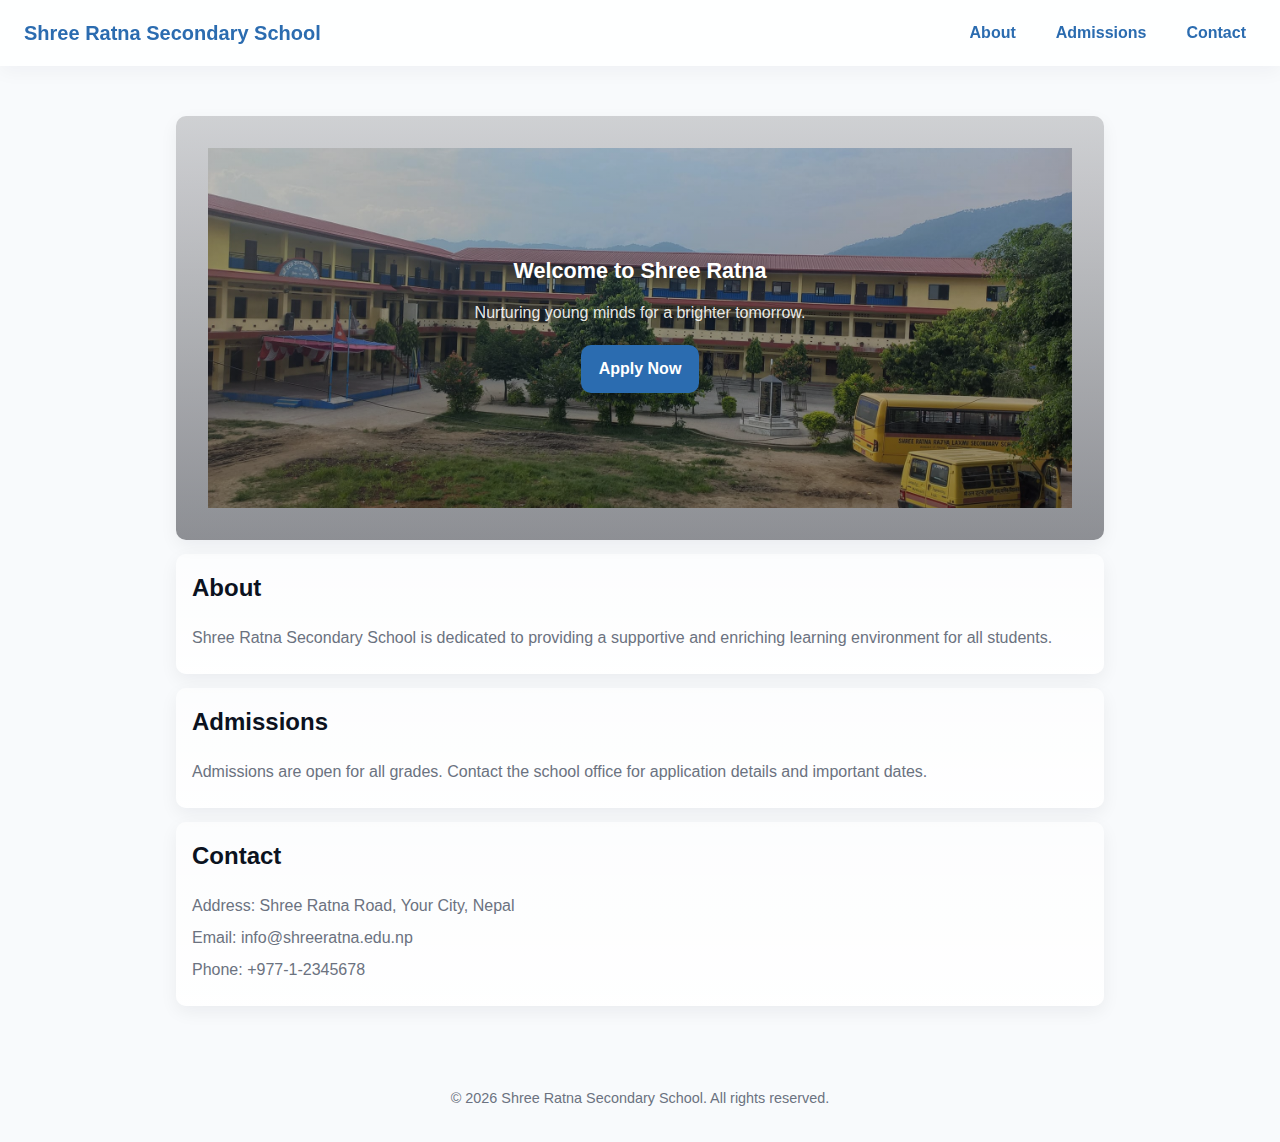
<file: index.html>
<!doctype html>
<html lang="en">
<head>
  <meta charset="utf-8">
  <meta name="viewport" content="width=device-width,initial-scale=1">
  <title>Shree Ratna Secondary School</title>
  <link rel="stylesheet" href="styles.css">
</head>
<body>
  <header>
    <h1>Shree Ratna Secondary School</h1>
    <nav>
      <ul>
        <li><a href="#about">About</a></li>
        <li><a href="#admissions">Admissions</a></li>
        <li><a href="#contact">Contact</a></li>
      </ul>
    </nav>
  </header>
  <main>
    <section class="hero">
      <img src="school_photo.jpg" alt="Shree Ratna School" class="hero-photo">
      <div class="hero-content">
        <h2>Welcome to Shree Ratna</h2>
        <p class="muted">Nurturing young minds for a brighter tomorrow.</p>
        <p><a class="btn" href="#admissions">Apply Now</a></p>
      </div>
    </section>
    <section id="about">
      <h2>About</h2>
      <p>Shree Ratna Secondary School is dedicated to providing a supportive and enriching learning environment for all students.</p>
    </section>

    <section id="admissions">
      <h2>Admissions</h2>
      <p>Admissions are open for all grades. Contact the school office for application details and important dates.</p>
    </section>

    <section id="contact">
      <h2>Contact</h2>
      <p>Address: Shree Ratna Road, Your City, Nepal</p>
      <p>Email: info@shreeratna.edu.np</p>
      <p>Phone: +977-1-2345678</p>
    </section>
  </main>

  <footer>
    <p>&copy; 2026 Shree Ratna Secondary School. All rights reserved.</p>
  </footer>
</body>
</html>
</file>
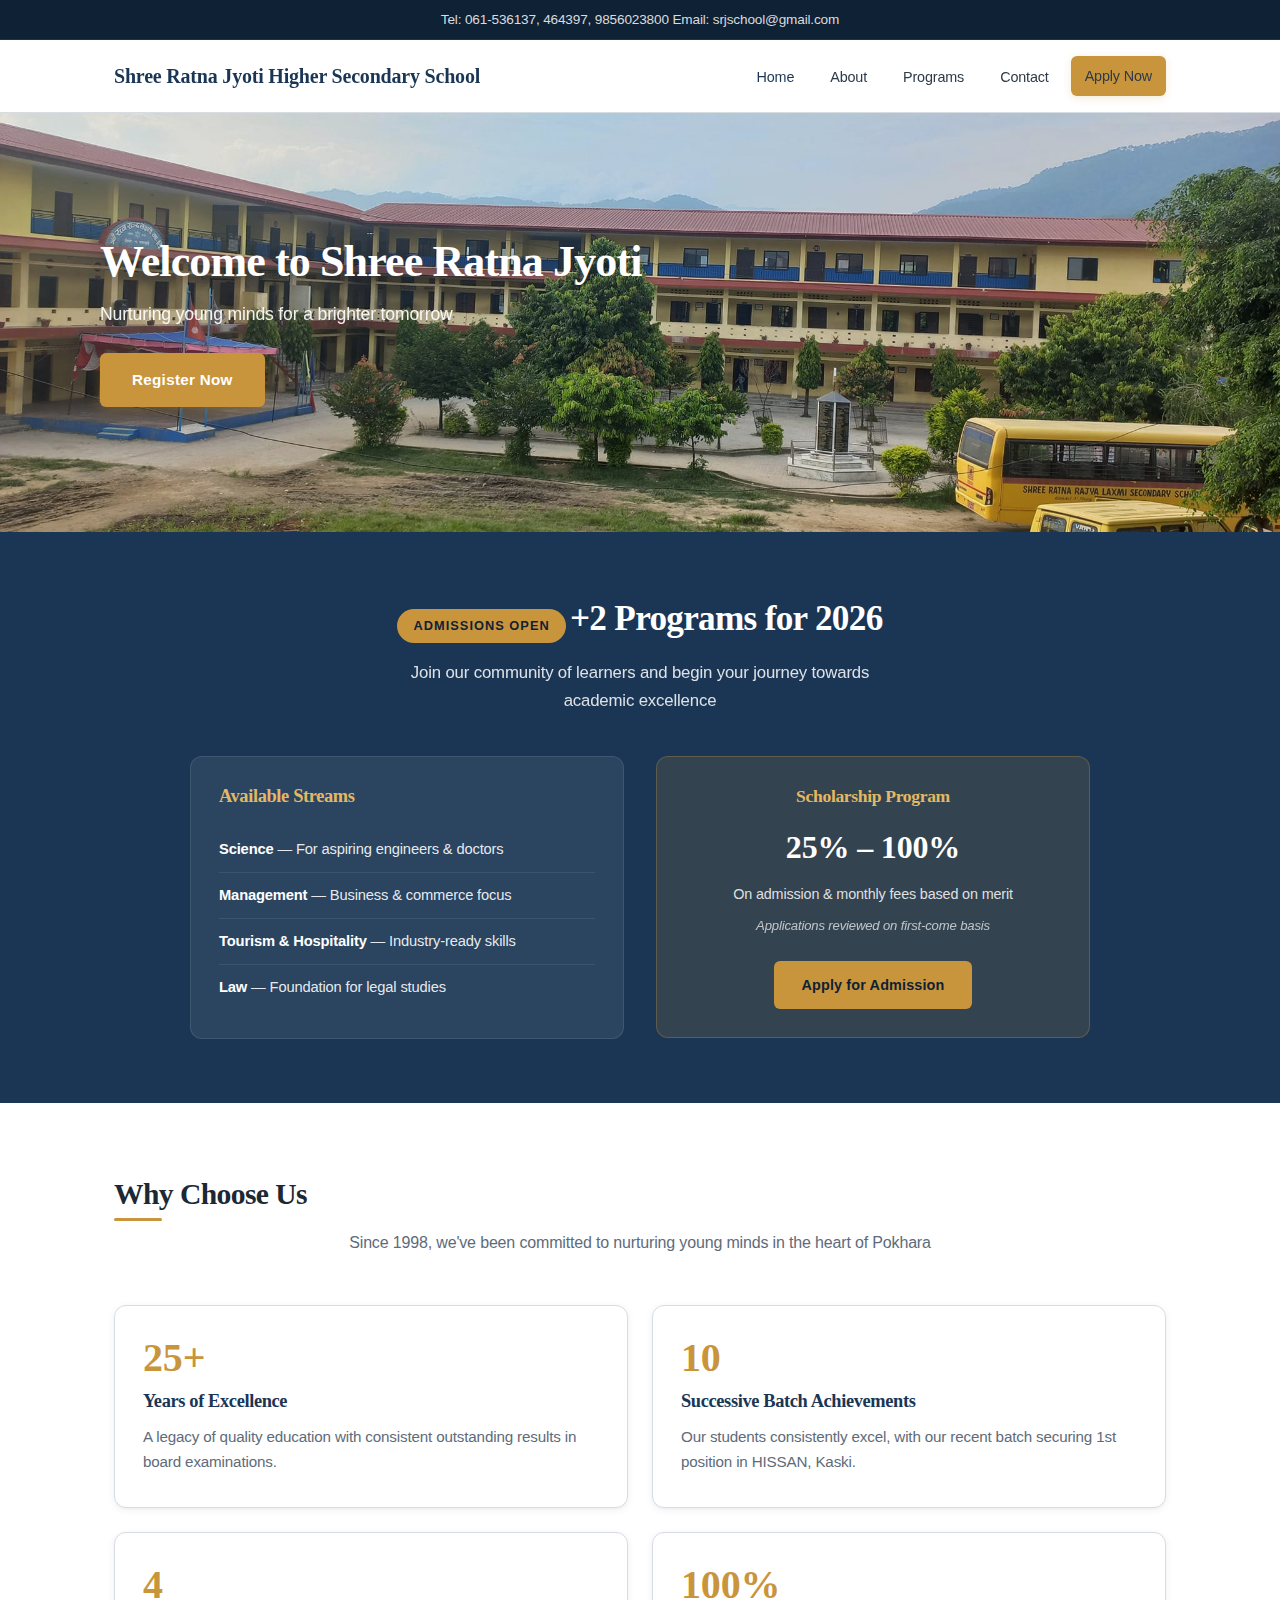
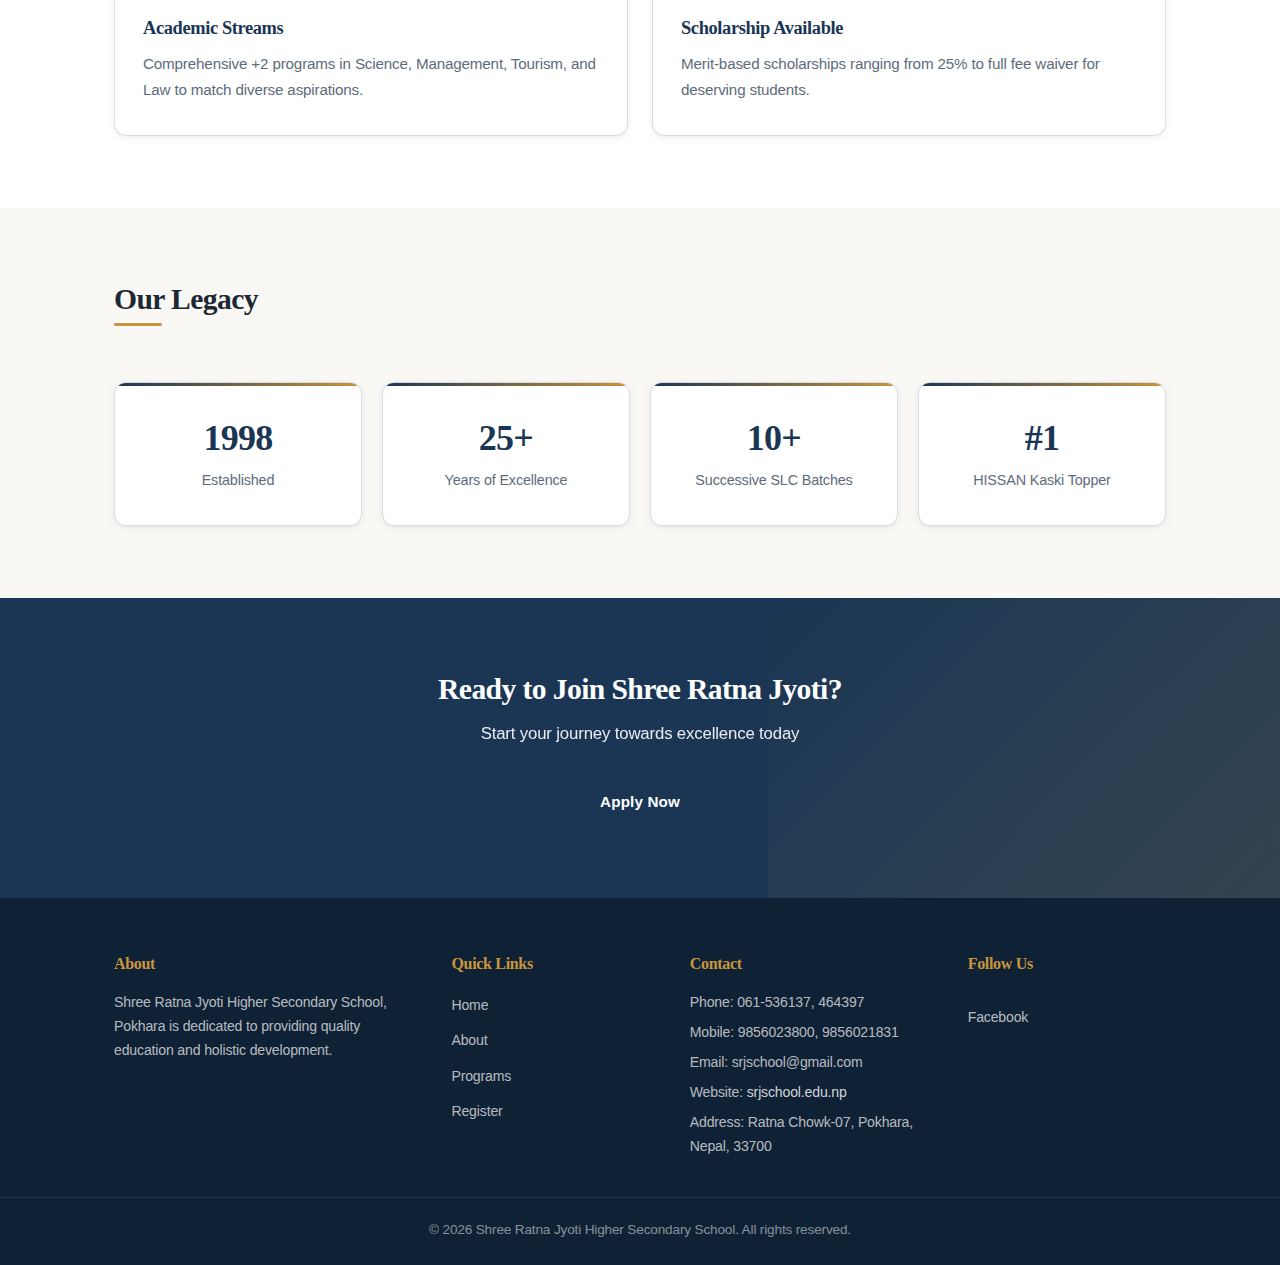
<file: Office/index.html>
<!doctype html>
<html lang="en">
<head>
  <meta charset="utf-8">
  <meta name="viewport" content="width=device-width,initial-scale=1">
  <title>Shree Ratna Jyoti Higher Secondary School | Pokhara</title>
  <link rel="stylesheet" href="static/css/style.css">
</head>
<body>
  <header>
    <div class="header-top">
      <div class="header-info">
        <span>Tel: 061-536137, 464397, 9856023800</span>
        <span>Email: srjschool@gmail.com</span>
      </div>
    </div>
    <nav class="navbar">
      <div class="nav-container">
        <h1 class="logo">Shree Ratna Jyoti Higher Secondary School</h1>
        <ul class="nav-menu">
          <li><a href="index.html">Home</a></li>
          <li><a href="about.html">About</a></li>
          <li><a href="programs.html">Programs</a></li>
          <li><a href="contact.html">Contact</a></li>
          <li><a class="nav-cta" href="register.html">Apply Now</a></li>
        </ul>
      </div>
    </nav>
  </header>

  <main>

<section class="hero">
  <img src="static/images/school_photo.jpg" alt="Shree Ratna School" class="hero-photo" onerror="this.src='https://via.placeholder.com/1200x400?text=Shree+Ratna+School'">
  <div class="hero-content">
    <h2>Welcome to Shree Ratna Jyoti</h2>
    <p>Nurturing young minds for a brighter tomorrow</p>
    <a class="btn btn-primary" href="register.html">Register Now</a>
  </div>
</section>

<section id="admission" class="section admission-banner">
  <div class="container">
    <div class="admission-content">
      <div class="admission-header">
        <span class="admission-tag">Admissions Open</span>
        <h2>+2 Programs for 2026</h2>
        <p>Join our community of learners and begin your journey towards academic excellence</p>
      </div>
      
      <div class="admission-grid">
        <div class="streams-list">
          <h3>Available Streams</h3>
          <ul>
            <li><strong>Science</strong> — For aspiring engineers & doctors</li>
            <li><strong>Management</strong> — Business & commerce focus</li>
            <li><strong>Tourism & Hospitality</strong> — Industry-ready skills</li>
            <li><strong>Law</strong> — Foundation for legal studies</li>
          </ul>
        </div>

        <div class="scholarship-box">
          <h3>Scholarship Program</h3>
          <div class="scholarship-range">25% – 100%</div>
          <p>On admission & monthly fees based on merit</p>
          <p class="priority-note">Applications reviewed on first-come basis</p>
          <a class="btn btn-admission" href="register.html">Apply for Admission</a>
        </div>
      </div>
    </div>
  </div>
</section>

<section id="highlights" class="section">
  <div class="container">
    <h2>Why Choose Us</h2>
    <p class="section-intro">Since 1998, we've been committed to nurturing young minds in the heart of Pokhara</p>
    <div class="highlights-grid">
      <div class="highlight-card">
        <div class="highlight-number">25+</div>
        <h3>Years of Excellence</h3>
        <p>A legacy of quality education with consistent outstanding results in board examinations.</p>
      </div>
      <div class="highlight-card">
        <div class="highlight-number">10</div>
        <h3>Successive Batch Achievements</h3>
        <p>Our students consistently excel, with our recent batch securing 1st position in HISSAN, Kaski.</p>
      </div>
      <div class="highlight-card">
        <div class="highlight-number">4</div>
        <h3>Academic Streams</h3>
        <p>Comprehensive +2 programs in Science, Management, Tourism, and Law to match diverse aspirations.</p>
      </div>
      <div class="highlight-card">
        <div class="highlight-number">100%</div>
        <h3>Scholarship Available</h3>
        <p>Merit-based scholarships ranging from 25% to full fee waiver for deserving students.</p>
      </div>
    </div>
  </div>
</section>

<section id="statistics" class="section section-alt">
  <div class="container">
    <h2>Our Legacy</h2>
    <div class="stats-grid">
      <div class="stat-card">
        <h3 class="stat-number">1998</h3>
        <p>Established</p>
      </div>
      <div class="stat-card">
        <h3 class="stat-number">25+</h3>
        <p>Years of Excellence</p>
      </div>
      <div class="stat-card">
        <h3 class="stat-number">10+</h3>
        <p>Successive SLC Batches</p>
      </div>
      <div class="stat-card">
        <h3 class="stat-number">#1</h3>
        <p>HISSAN Kaski Topper</p>
      </div>
    </div>
  </div>
</section>

<section id="cta" class="section cta-section">
  <div class="container">
    <h2>Ready to Join Shree Ratna Jyoti?</h2>
    <p>Start your journey towards excellence today</p>
    <a class="btn btn-primary" href="register.html">Apply Now</a>
  </div>
</section>

  </main>

  <footer>
    <div class="footer-content">
      <div class="footer-section">
        <h3>About</h3>
        <p>Shree Ratna Jyoti Higher Secondary School, Pokhara is dedicated to providing quality education and holistic development.</p>
      </div>
      <div class="footer-section">
        <h3>Quick Links</h3>
        <ul>
          <li><a href="index.html">Home</a></li>
          <li><a href="about.html">About</a></li>
          <li><a href="programs.html">Programs</a></li>
          <li><a href="register.html">Register</a></li>
        </ul>
      </div>
      <div class="footer-section">
        <h3>Contact</h3>
        <p>Phone: 061-536137, 464397</p>
        <p>Mobile: 9856023800, 9856021831</p>
        <p>Email: srjschool@gmail.com</p>
        <p>Website: <a href="http://srjschool.edu.np" target="_blank" style="color: #d1d5db;">srjschool.edu.np</a></p>
        <p>Address: Ratna Chowk-07, Pokhara, Nepal, 33700</p>
      </div>
      <div class="footer-section">
        <h3>Follow Us</h3>
        <div class="social-links">
          <a href="https://www.facebook.com/shreeratnajyoti/" target="_blank">Facebook</a>
        </div>
      </div>
    </div>
    <div class="footer-bottom">
      <p>&copy; 2026 Shree Ratna Jyoti Higher Secondary School. All rights reserved.</p>
    </div>
  </footer>

  <script src="static/js/script.js"></script>
</body>
</html>
</file>
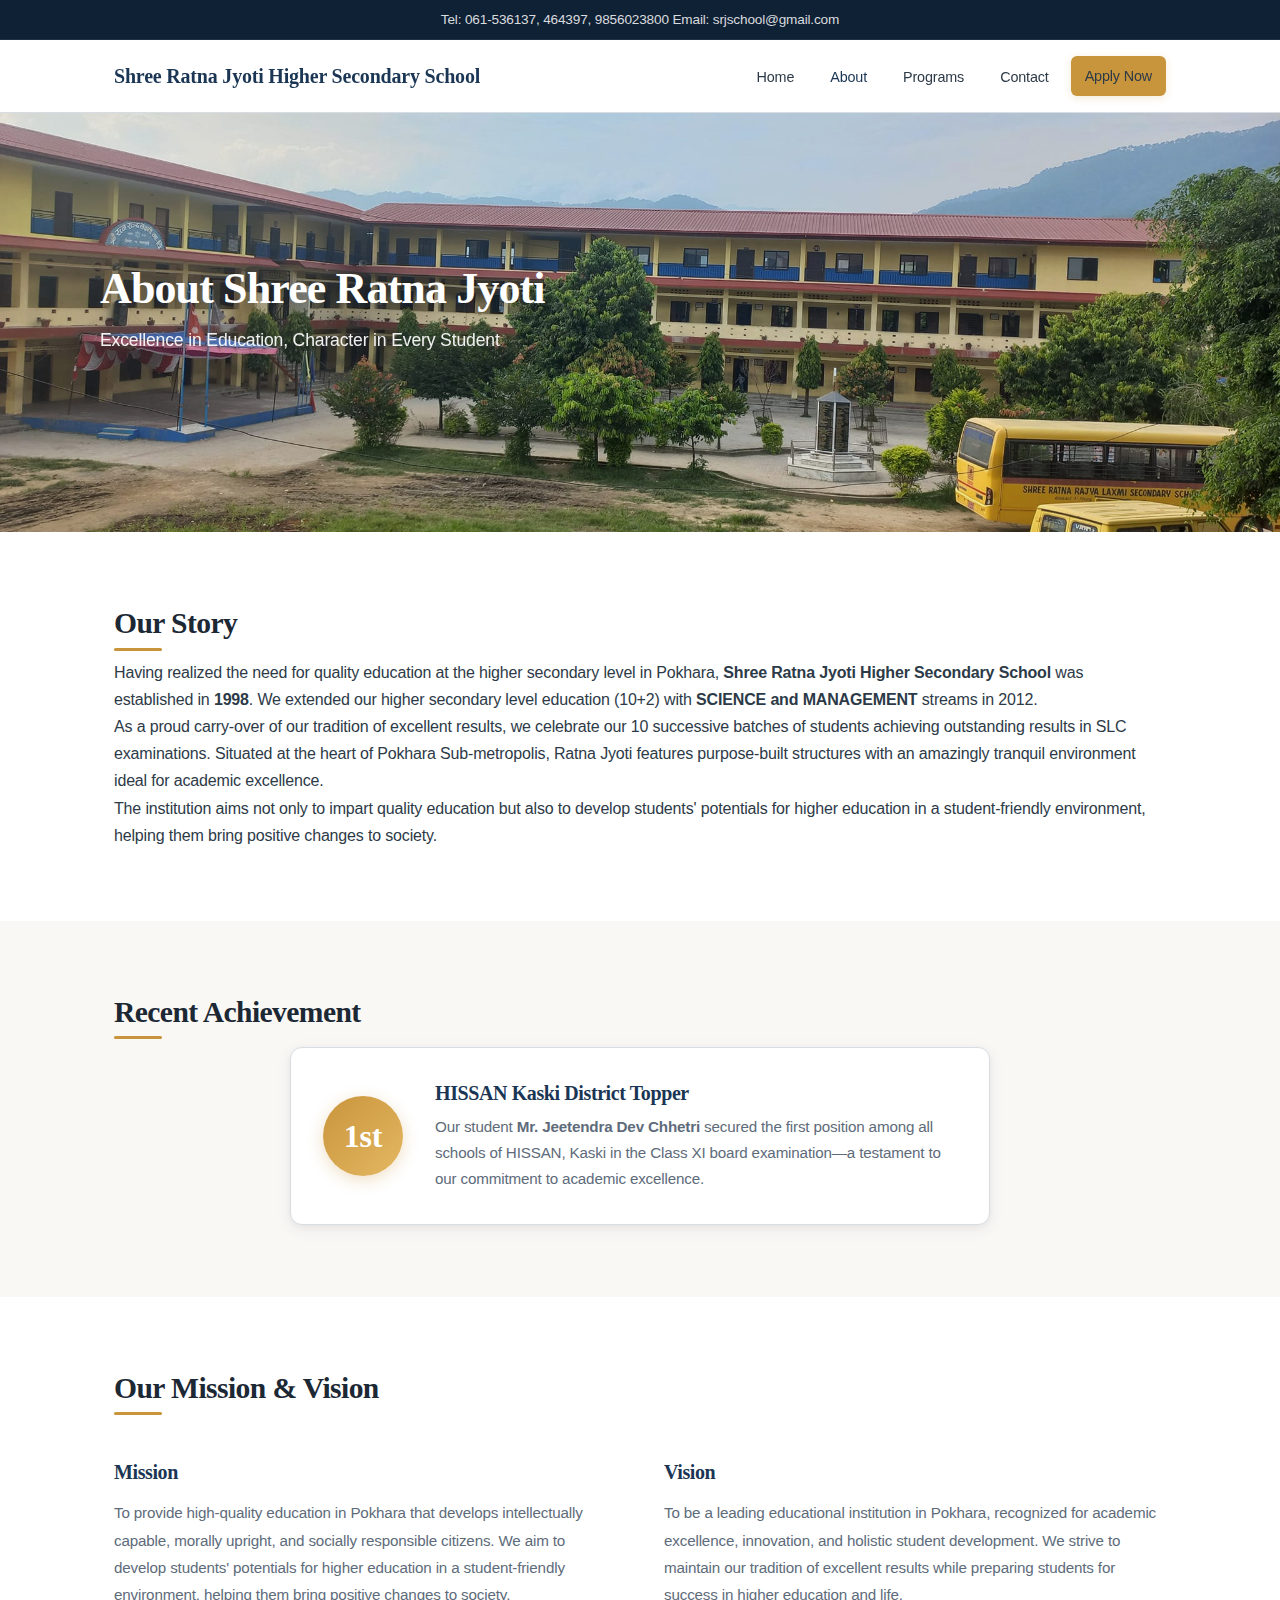
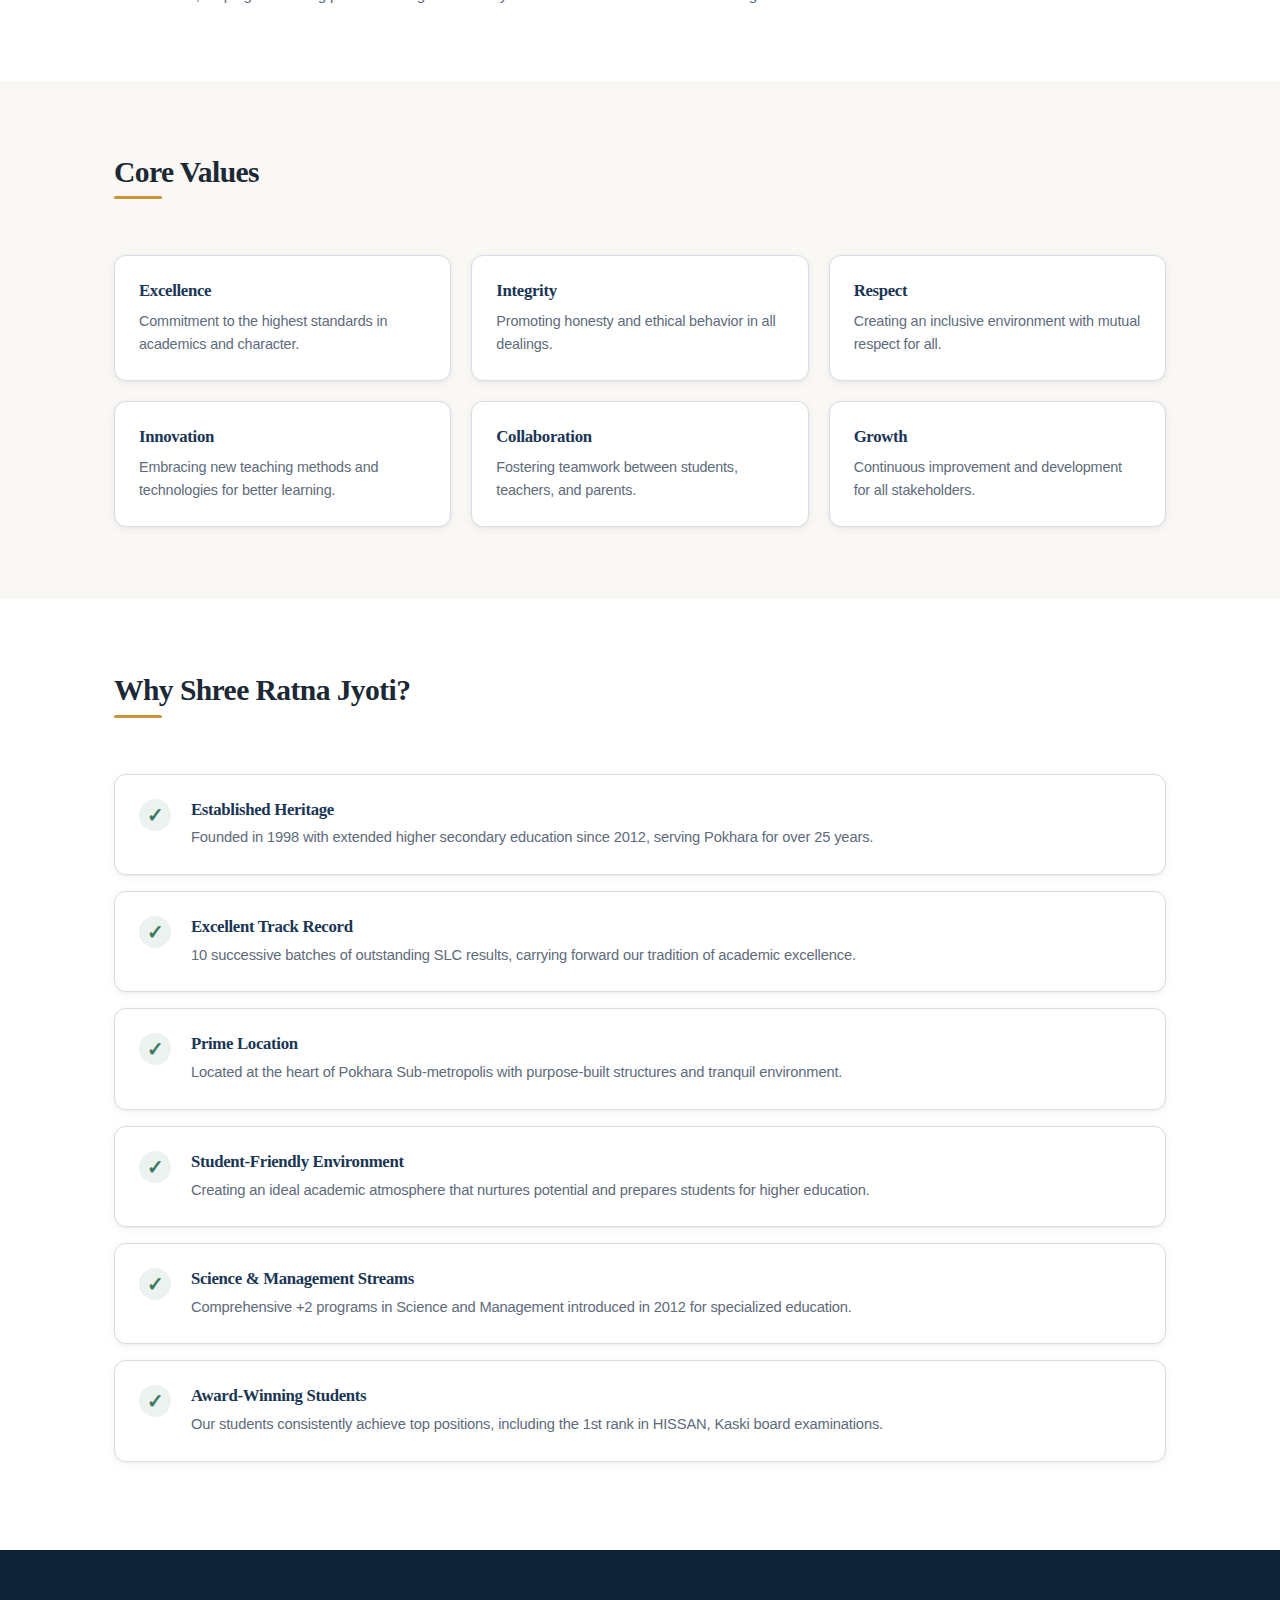
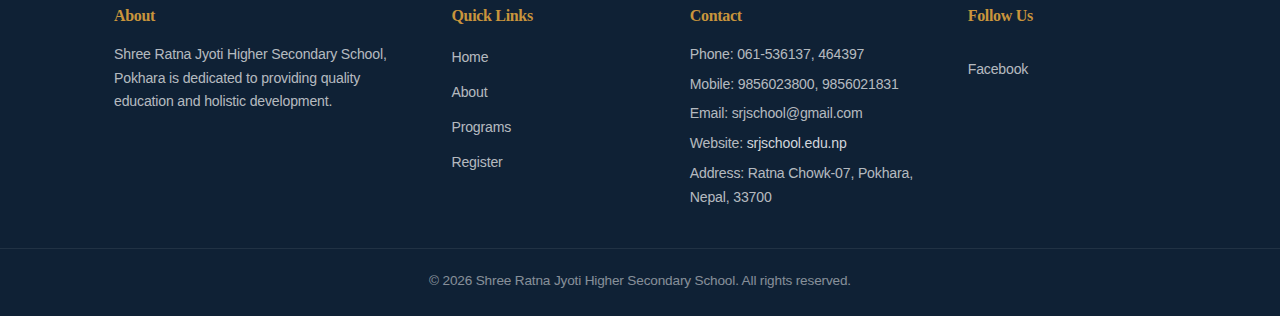
<file: Office/about.html>
<!doctype html>
<html lang="en">
<head>
  <meta charset="utf-8">
  <meta name="viewport" content="width=device-width,initial-scale=1">
  <title>About — Shree Ratna Jyoti Higher Secondary School</title>
  <link rel="stylesheet" href="static/css/style.css">
</head>
<body>
  <header>
    <div class="header-top">
      <div class="header-info">
        <span>Tel: 061-536137, 464397, 9856023800</span>
        <span>Email: srjschool@gmail.com</span>
      </div>
    </div>
    <nav class="navbar">
      <div class="nav-container">
        <h1 class="logo">Shree Ratna Jyoti Higher Secondary School</h1>
        <ul class="nav-menu">
          <li><a href="index.html">Home</a></li>
          <li><a href="about.html">About</a></li>
          <li><a href="programs.html">Programs</a></li>
          <li><a href="contact.html">Contact</a></li>
          <li><a class="nav-cta" href="register.html">Apply Now</a></li>
        </ul>
      </div>
    </nav>
  </header>

  <main>

<section class="hero">
  <img src="static/images/school_photo.jpg" alt="School" class="hero-photo" onerror="this.src='https://via.placeholder.com/1200x400?text=About+Shree+Ratna'">
  <div class="hero-content">
    <h2>About Shree Ratna Jyoti</h2>
    <p>Excellence in Education, Character in Every Student</p>
  </div>
</section>

<section class="section">
  <div class="container">
    <h2>Our Story</h2>
    <p>Having realized the need for quality education at the higher secondary level in Pokhara, <strong>Shree Ratna Jyoti Higher Secondary School</strong> was established in <strong>1998</strong>. We extended our higher secondary level education (10+2) with <strong>SCIENCE and MANAGEMENT</strong> streams in 2012.</p>
    <p>As a proud carry-over of our tradition of excellent results, we celebrate our 10 successive batches of students achieving outstanding results in SLC examinations. Situated at the heart of Pokhara Sub-metropolis, Ratna Jyoti features purpose-built structures with an amazingly tranquil environment ideal for academic excellence.</p>
    <p>The institution aims not only to impart quality education but also to develop students' potentials for higher education in a student-friendly environment, helping them bring positive changes to society.</p>
  </div>
</section>

<section class="section section-alt">
  <div class="container">
    <h2>Recent Achievement</h2>
    <div class="achievement-card">
      <div class="achievement-badge">1st</div>
      <div class="achievement-content">
        <h3>HISSAN Kaski District Topper</h3>
        <p>Our student <strong>Mr. Jeetendra Dev Chhetri</strong> secured the first position among all schools of HISSAN, Kaski in the Class XI board examination—a testament to our commitment to academic excellence.</p>
      </div>
    </div>
  </div>
</section>

<section class="section">
  <div class="container">
    <h2>Our Mission & Vision</h2>
    <div class="two-column">
      <div class="column">
        <h3>Mission</h3>
        <p>To provide high-quality education in Pokhara that develops intellectually capable, morally upright, and socially responsible citizens. We aim to develop students' potentials for higher education in a student-friendly environment, helping them bring positive changes to society.</p>
      </div>
      <div class="column">
        <h3>Vision</h3>
        <p>To be a leading educational institution in Pokhara, recognized for academic excellence, innovation, and holistic student development. We strive to maintain our tradition of excellent results while preparing students for success in higher education and life.</p>
      </div>
    </div>
  </div>
</section>

<section class="section section-alt">
  <div class="container">
    <h2>Core Values</h2>
    <div class="values-grid">
      <div class="value-card">
        <h3>Excellence</h3>
        <p>Commitment to the highest standards in academics and character.</p>
      </div>
      <div class="value-card">
        <h3>Integrity</h3>
        <p>Promoting honesty and ethical behavior in all dealings.</p>
      </div>
      <div class="value-card">
        <h3>Respect</h3>
        <p>Creating an inclusive environment with mutual respect for all.</p>
      </div>
      <div class="value-card">
        <h3>Innovation</h3>
        <p>Embracing new teaching methods and technologies for better learning.</p>
      </div>
      <div class="value-card">
        <h3>Collaboration</h3>
        <p>Fostering teamwork between students, teachers, and parents.</p>
      </div>
      <div class="value-card">
        <h3>Growth</h3>
        <p>Continuous improvement and development for all stakeholders.</p>
      </div>
    </div>
  </div>
</section>

<section class="section">
  <div class="container">
    <h2>Why Shree Ratna Jyoti?</h2>
    <div class="features-list">
      <div class="feature-item">
        <span class="feature-icon">✓</span>
        <div class="feature-content">
          <h3>Established Heritage</h3>
          <p>Founded in 1998 with extended higher secondary education since 2012, serving Pokhara for over 25 years.</p>
        </div>
      </div>
      <div class="feature-item">
        <span class="feature-icon">✓</span>
        <div class="feature-content">
          <h3>Excellent Track Record</h3>
          <p>10 successive batches of outstanding SLC results, carrying forward our tradition of academic excellence.</p>
        </div>
      </div>
      <div class="feature-item">
        <span class="feature-icon">✓</span>
        <div class="feature-content">
          <h3>Prime Location</h3>
          <p>Located at the heart of Pokhara Sub-metropolis with purpose-built structures and tranquil environment.</p>
        </div>
      </div>
      <div class="feature-item">
        <span class="feature-icon">✓</span>
        <div class="feature-content">
          <h3>Student-Friendly Environment</h3>
          <p>Creating an ideal academic atmosphere that nurtures potential and prepares students for higher education.</p>
        </div>
      </div>
      <div class="feature-item">
        <span class="feature-icon">✓</span>
        <div class="feature-content">
          <h3>Science & Management Streams</h3>
          <p>Comprehensive +2 programs in Science and Management introduced in 2012 for specialized education.</p>
        </div>
      </div>
      <div class="feature-item">
        <span class="feature-icon">✓</span>
        <div class="feature-content">
          <h3>Award-Winning Students</h3>
          <p>Our students consistently achieve top positions, including the 1st rank in HISSAN, Kaski board examinations.</p>
        </div>
      </div>
    </div>
  </div>
</section>

  </main>

  <footer>
    <div class="footer-content">
      <div class="footer-section">
        <h3>About</h3>
        <p>Shree Ratna Jyoti Higher Secondary School, Pokhara is dedicated to providing quality education and holistic development.</p>
      </div>
      <div class="footer-section">
        <h3>Quick Links</h3>
        <ul>
          <li><a href="index.html">Home</a></li>
          <li><a href="about.html">About</a></li>
          <li><a href="programs.html">Programs</a></li>
          <li><a href="register.html">Register</a></li>
        </ul>
      </div>
      <div class="footer-section">
        <h3>Contact</h3>
        <p>Phone: 061-536137, 464397</p>
        <p>Mobile: 9856023800, 9856021831</p>
        <p>Email: srjschool@gmail.com</p>
        <p>Website: <a href="http://srjschool.edu.np" target="_blank" style="color: #d1d5db;">srjschool.edu.np</a></p>
        <p>Address: Ratna Chowk-07, Pokhara, Nepal, 33700</p>
      </div>
      <div class="footer-section">
        <h3>Follow Us</h3>
        <div class="social-links">
          <a href="https://www.facebook.com/shreeratnajyoti/" target="_blank">Facebook</a>
        </div>
      </div>
    </div>
    <div class="footer-bottom">
      <p>&copy; 2026 Shree Ratna Jyoti Higher Secondary School. All rights reserved.</p>
    </div>
  </footer>

  <script src="static/js/script.js"></script>
</body>
</html>
</file>
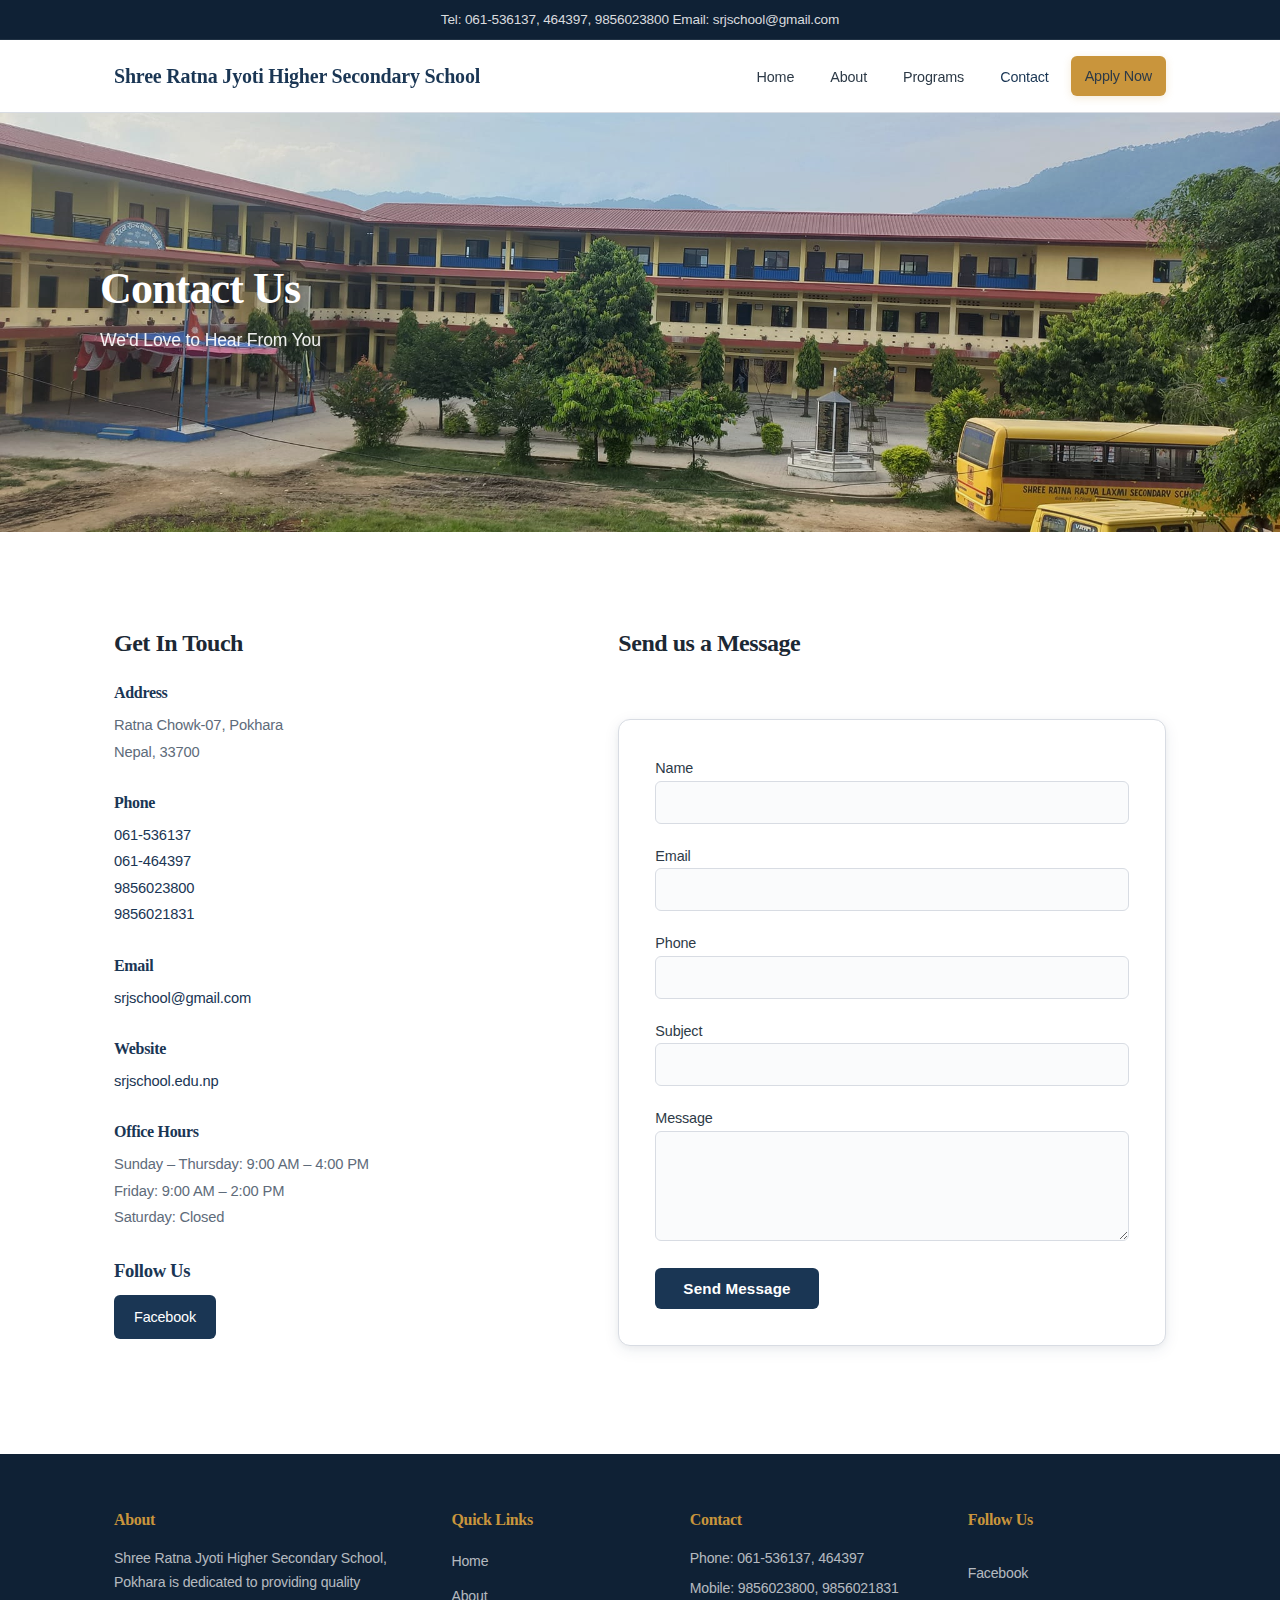
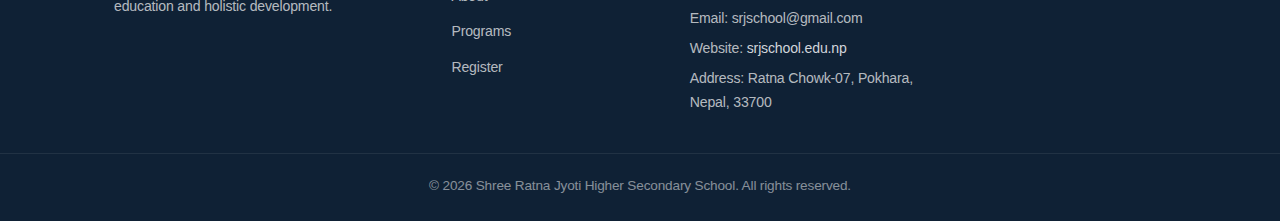
<file: Office/contact.html>
<!doctype html>
<html lang="en">
<head>
  <meta charset="utf-8">
  <meta name="viewport" content="width=device-width,initial-scale=1">
  <title>Contact — Shree Ratna Jyoti Higher Secondary School</title>
  <link rel="stylesheet" href="static/css/style.css">
</head>
<body>
  <header>
    <div class="header-top">
      <div class="header-info">
        <span>Tel: 061-536137, 464397, 9856023800</span>
        <span>Email: srjschool@gmail.com</span>
      </div>
    </div>
    <nav class="navbar">
      <div class="nav-container">
        <h1 class="logo">Shree Ratna Jyoti Higher Secondary School</h1>
        <ul class="nav-menu">
          <li><a href="index.html">Home</a></li>
          <li><a href="about.html">About</a></li>
          <li><a href="programs.html">Programs</a></li>
          <li><a href="contact.html">Contact</a></li>
          <li><a class="nav-cta" href="register.html">Apply Now</a></li>
        </ul>
      </div>
    </nav>
  </header>

  <main>

<section class="hero">
  <img src="static/images/school_photo.jpg" alt="Contact" class="hero-photo" onerror="this.src='https://via.placeholder.com/1200x400?text=Contact+Us'">
  <div class="hero-content">
    <h2>Contact Us</h2>
    <p>We'd Love to Hear From You</p>
  </div>
</section>

<section class="section">
  <div class="container contact-container">
    <div class="contact-grid">
      <div class="contact-info-section">
        <h2>Get In Touch</h2>
        
        <div class="contact-detail">
          <h3>Address</h3>
          <p>Ratna Chowk-07, Pokhara<br>Nepal, 33700</p>
        </div>
        
        <div class="contact-detail">
          <h3>Phone</h3>
          <p>
            <a href="tel:061-536137">061-536137</a><br>
            <a href="tel:061-464397">061-464397</a><br>
            <a href="tel:9856023800">9856023800</a><br>
            <a href="tel:9856021831">9856021831</a>
          </p>
        </div>
        
        <div class="contact-detail">
          <h3>Email</h3>
          <p><a href="mailto:srjschool@gmail.com">srjschool@gmail.com</a></p>
        </div>
        
        <div class="contact-detail">
          <h3>Website</h3>
          <p><a href="http://srjschool.edu.np" target="_blank">srjschool.edu.np</a></p>
        </div>
        
        <div class="contact-detail">
          <h3>Office Hours</h3>
          <p>Sunday – Thursday: 9:00 AM – 4:00 PM<br>Friday: 9:00 AM – 2:00 PM<br>Saturday: Closed</p>
        </div>

        <div class="social-links">
          <h3>Follow Us</h3>
          <a href="https://www.facebook.com/shreeratnajyoti/" target="_blank" class="social-btn">Facebook</a>
        </div>
      </div>

      <div class="contact-form-section">
        <h2>Send us a Message</h2>
        <form id="contactForm" class="contact-form">
          <div class="form-group">
            <label>Name<input type="text" name="name" required></label>
          </div>
          <div class="form-group">
            <label>Email<input type="email" name="email" required></label>
          </div>
          <div class="form-group">
            <label>Phone<input type="tel" name="phone"></label>
          </div>
          <div class="form-group">
            <label>Subject<input type="text" name="subject"></label>
          </div>
          <div class="form-group">
            <label>Message<textarea name="message" required></textarea></label>
          </div>
          <p><button class="btn" type="submit">Send Message</button></p>
        </form>

        <div id="contactFeedback" class="notice" style="display:none; margin-top:12px"></div>
      </div>
    </div>
  </div>
</section>

  </main>

  <footer>
    <div class="footer-content">
      <div class="footer-section">
        <h3>About</h3>
        <p>Shree Ratna Jyoti Higher Secondary School, Pokhara is dedicated to providing quality education and holistic development.</p>
      </div>
      <div class="footer-section">
        <h3>Quick Links</h3>
        <ul>
          <li><a href="index.html">Home</a></li>
          <li><a href="about.html">About</a></li>
          <li><a href="programs.html">Programs</a></li>
          <li><a href="register.html">Register</a></li>
        </ul>
      </div>
      <div class="footer-section">
        <h3>Contact</h3>
        <p>Phone: 061-536137, 464397</p>
        <p>Mobile: 9856023800, 9856021831</p>
        <p>Email: srjschool@gmail.com</p>
        <p>Website: <a href="http://srjschool.edu.np" target="_blank" style="color: #d1d5db;">srjschool.edu.np</a></p>
        <p>Address: Ratna Chowk-07, Pokhara, Nepal, 33700</p>
      </div>
      <div class="footer-section">
        <h3>Follow Us</h3>
        <div class="social-links">
          <a href="https://www.facebook.com/shreeratnajyoti/" target="_blank">Facebook</a>
        </div>
      </div>
    </div>
    <div class="footer-bottom">
      <p>&copy; 2026 Shree Ratna Jyoti Higher Secondary School. All rights reserved.</p>
    </div>
  </footer>

  <script src="static/js/script.js"></script>
</body>
</html>
</file>
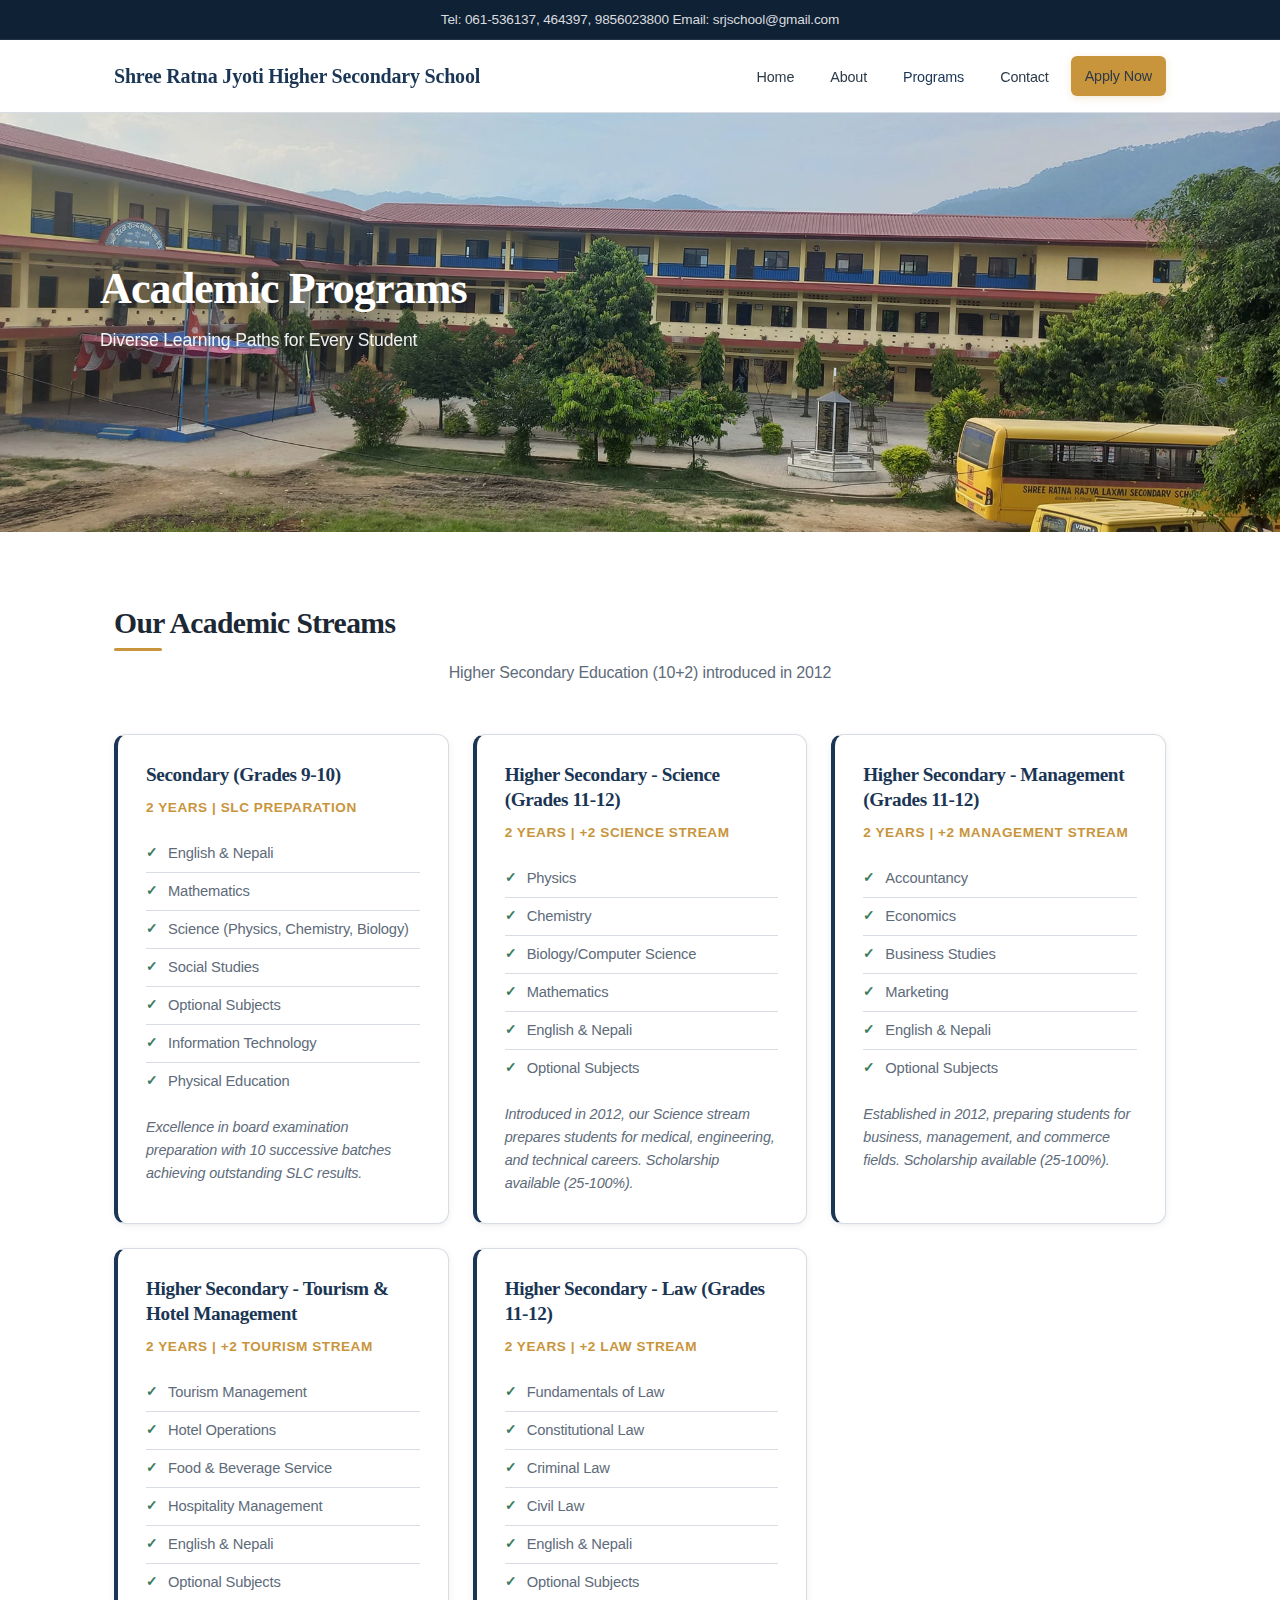
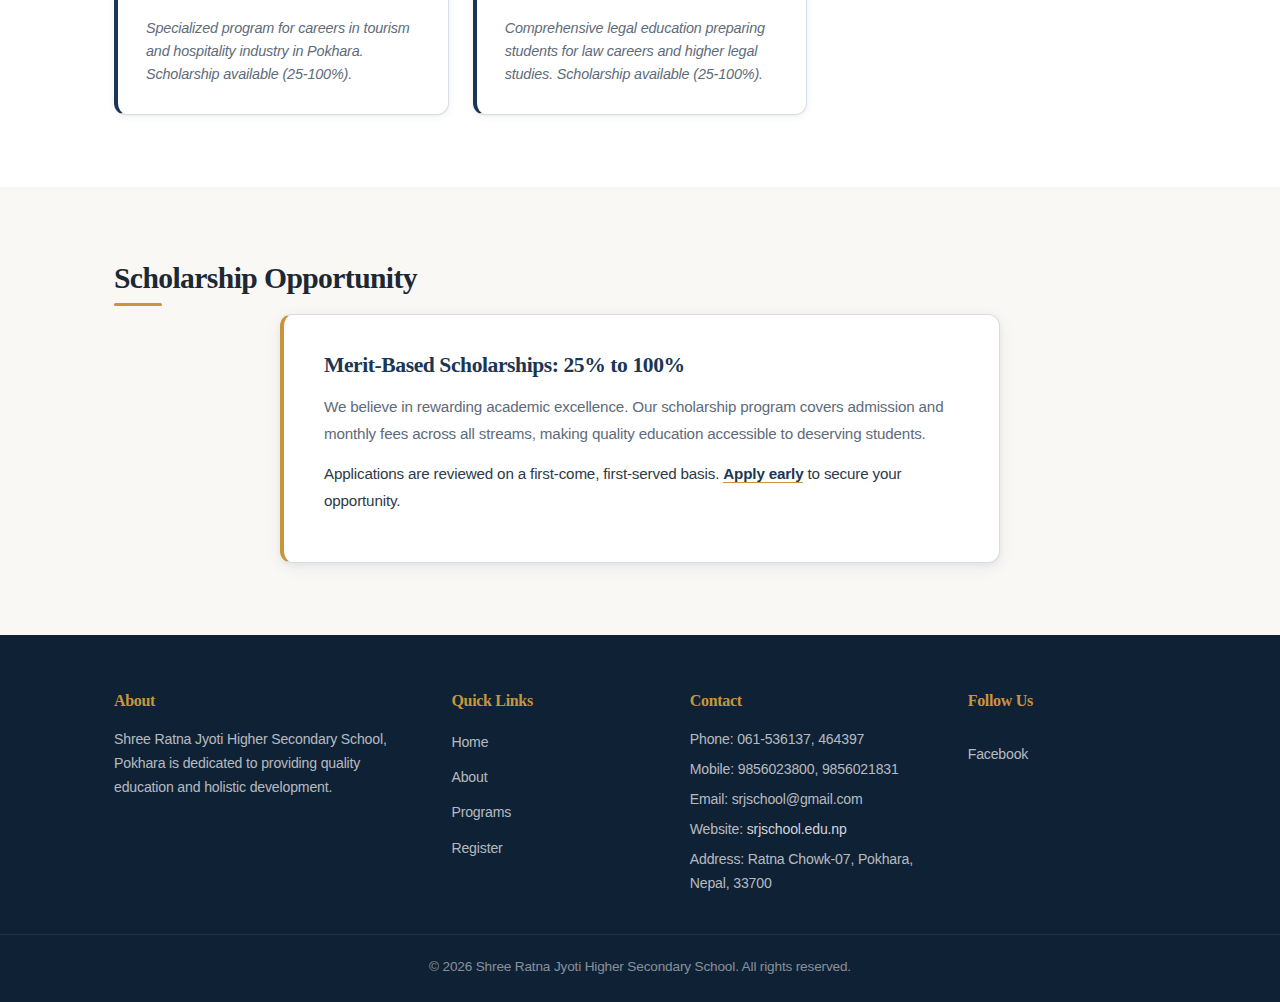
<file: Office/programs.html>
<!doctype html>
<html lang="en">
<head>
  <meta charset="utf-8">
  <meta name="viewport" content="width=device-width,initial-scale=1">
  <title>Programs — Shree Ratna Jyoti Higher Secondary School</title>
  <link rel="stylesheet" href="static/css/style.css">
</head>
<body>
  <header>
    <div class="header-top">
      <div class="header-info">
        <span>Tel: 061-536137, 464397, 9856023800</span>
        <span>Email: srjschool@gmail.com</span>
      </div>
    </div>
    <nav class="navbar">
      <div class="nav-container">
        <h1 class="logo">Shree Ratna Jyoti Higher Secondary School</h1>
        <ul class="nav-menu">
          <li><a href="index.html">Home</a></li>
          <li><a href="about.html">About</a></li>
          <li><a href="programs.html">Programs</a></li>
          <li><a href="contact.html">Contact</a></li>
          <li><a class="nav-cta" href="register.html">Apply Now</a></li>
        </ul>
      </div>
    </nav>
  </header>

  <main>

<section class="hero">
  <img src="static/images/school_photo.jpg" alt="Programs" class="hero-photo" onerror="this.src='https://via.placeholder.com/1200x400?text=Academic+Programs'">
  <div class="hero-content">
    <h2>Academic Programs</h2>
    <p>Diverse Learning Paths for Every Student</p>
  </div>
</section>

<section class="section">
  <div class="container">
    <h2>Our Academic Streams</h2>
    <p style="text-align: center; color: var(--muted); margin-bottom: 30px;">Higher Secondary Education (10+2) introduced in 2012</p>
    
    <div class="programs-grid">
      <div class="program-card">
        <h3>Secondary (Grades 9-10)</h3>
        <p class="program-duration">2 Years | SLC Preparation</p>
        <ul class="program-subjects">
          <li>English & Nepali</li>
          <li>Mathematics</li>
          <li>Science (Physics, Chemistry, Biology)</li>
          <li>Social Studies</li>
          <li>Optional Subjects</li>
          <li>Information Technology</li>
          <li>Physical Education</li>
        </ul>
        <p class="program-description">Excellence in board examination preparation with 10 successive batches achieving outstanding SLC results.</p>
      </div>

      <div class="program-card">
        <h3>Higher Secondary - Science (Grades 11-12)</h3>
        <p class="program-duration">2 Years | +2 Science Stream</p>
        <ul class="program-subjects">
          <li>Physics</li>
          <li>Chemistry</li>
          <li>Biology/Computer Science</li>
          <li>Mathematics</li>
          <li>English & Nepali</li>
          <li>Optional Subjects</li>
        </ul>
        <p class="program-description">Introduced in 2012, our Science stream prepares students for medical, engineering, and technical careers. Scholarship available (25-100%).</p>
      </div>

      <div class="program-card">
        <h3>Higher Secondary - Management (Grades 11-12)</h3>
        <p class="program-duration">2 Years | +2 Management Stream</p>
        <ul class="program-subjects">
          <li>Accountancy</li>
          <li>Economics</li>
          <li>Business Studies</li>
          <li>Marketing</li>
          <li>English & Nepali</li>
          <li>Optional Subjects</li>
        </ul>
        <p class="program-description">Established in 2012, preparing students for business, management, and commerce fields. Scholarship available (25-100%).</p>
      </div>

      <div class="program-card">
        <h3>Higher Secondary - Tourism & Hotel Management</h3>
        <p class="program-duration">2 Years | +2 Tourism Stream</p>
        <ul class="program-subjects">
          <li>Tourism Management</li>
          <li>Hotel Operations</li>
          <li>Food & Beverage Service</li>
          <li>Hospitality Management</li>
          <li>English & Nepali</li>
          <li>Optional Subjects</li>
        </ul>
        <p class="program-description">Specialized program for careers in tourism and hospitality industry in Pokhara. Scholarship available (25-100%).</p>
      </div>

      <div class="program-card">
        <h3>Higher Secondary - Law (Grades 11-12)</h3>
        <p class="program-duration">2 Years | +2 Law Stream</p>
        <ul class="program-subjects">
          <li>Fundamentals of Law</li>
          <li>Constitutional Law</li>
          <li>Criminal Law</li>
          <li>Civil Law</li>
          <li>English & Nepali</li>
          <li>Optional Subjects</li>
        </ul>
        <p class="program-description">Comprehensive legal education preparing students for law careers and higher legal studies. Scholarship available (25-100%).</p>
      </div>
    </div>
  </div>
</section>

<section class="section section-alt">
  <div class="container">
    <h2>Scholarship Opportunity</h2>
    <div class="scholarship-highlight">
      <div class="scholarship-content">
        <h3>Merit-Based Scholarships: 25% to 100%</h3>
        <p>We believe in rewarding academic excellence. Our scholarship program covers admission and monthly fees across all streams, making quality education accessible to deserving students.</p>
        <p class="scholarship-cta">Applications are reviewed on a first-come, first-served basis. <a href="register.html">Apply early</a> to secure your opportunity.</p>
      </div>
    </div>
  </div>
</section>

  </main>

  <footer>
    <div class="footer-content">
      <div class="footer-section">
        <h3>About</h3>
        <p>Shree Ratna Jyoti Higher Secondary School, Pokhara is dedicated to providing quality education and holistic development.</p>
      </div>
      <div class="footer-section">
        <h3>Quick Links</h3>
        <ul>
          <li><a href="index.html">Home</a></li>
          <li><a href="about.html">About</a></li>
          <li><a href="programs.html">Programs</a></li>
          <li><a href="register.html">Register</a></li>
        </ul>
      </div>
      <div class="footer-section">
        <h3>Contact</h3>
        <p>Phone: 061-536137, 464397</p>
        <p>Mobile: 9856023800, 9856021831</p>
        <p>Email: srjschool@gmail.com</p>
        <p>Website: <a href="http://srjschool.edu.np" target="_blank" style="color: #d1d5db;">srjschool.edu.np</a></p>
        <p>Address: Ratna Chowk-07, Pokhara, Nepal, 33700</p>
      </div>
      <div class="footer-section">
        <h3>Follow Us</h3>
        <div class="social-links">
          <a href="https://www.facebook.com/shreeratnajyoti/" target="_blank">Facebook</a>
        </div>
      </div>
    </div>
    <div class="footer-bottom">
      <p>&copy; 2026 Shree Ratna Jyoti Higher Secondary School. All rights reserved.</p>
    </div>
  </footer>

  <script src="static/js/script.js"></script>
</body>
</html>
</file>
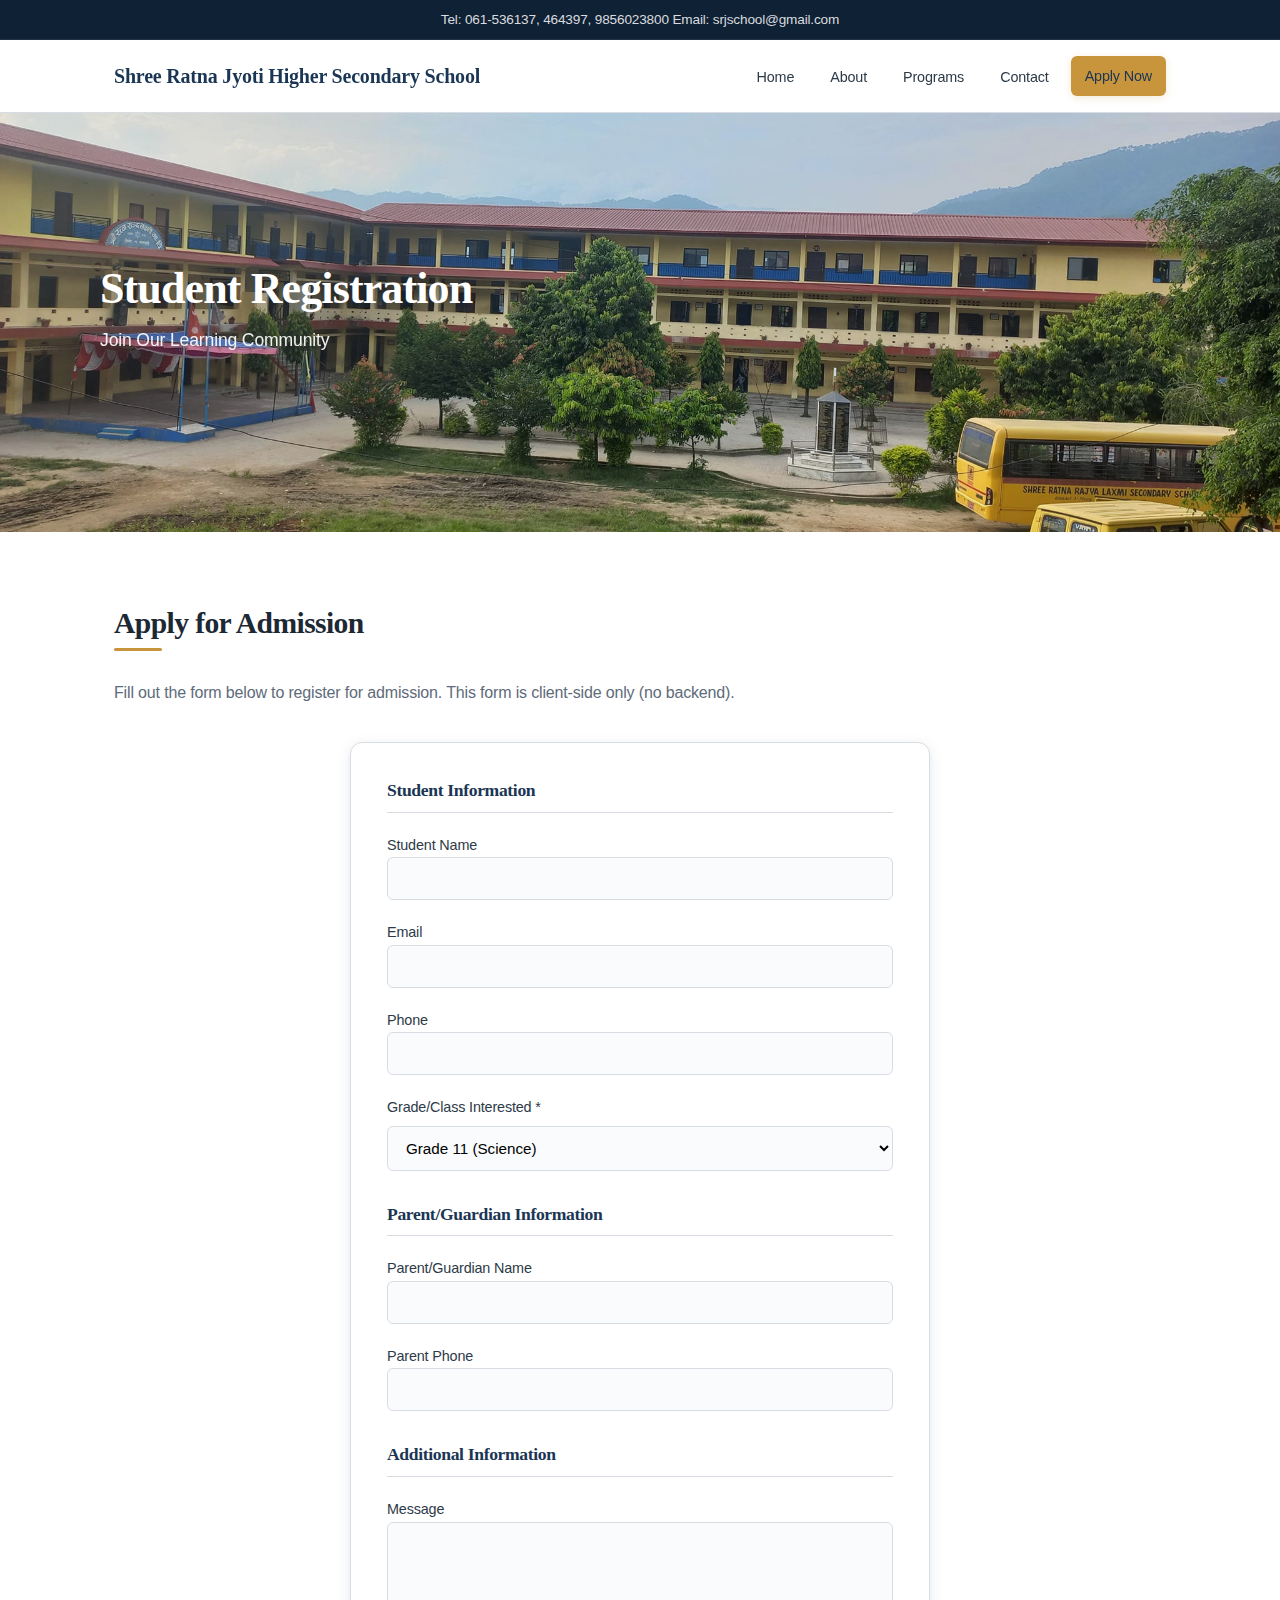
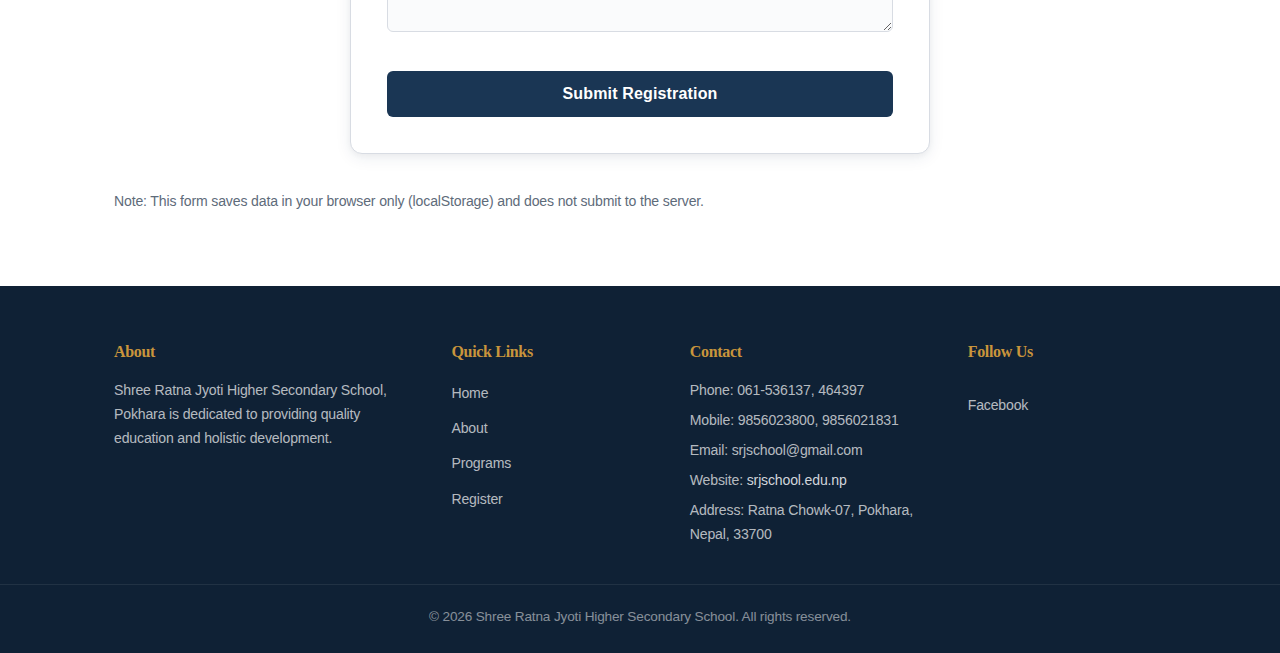
<file: Office/register.html>
<!doctype html>
<html lang="en">
<head>
  <meta charset="utf-8">
  <meta name="viewport" content="width=device-width,initial-scale=1">
  <title>Register — Shree Ratna Jyoti Higher Secondary School</title>
  <link rel="stylesheet" href="static/css/style.css">
</head>
<body>
  <header>
    <div class="header-top">
      <div class="header-info">
        <span>Tel: 061-536137, 464397, 9856023800</span>
        <span>Email: srjschool@gmail.com</span>
      </div>
    </div>
    <nav class="navbar">
      <div class="nav-container">
        <h1 class="logo">Shree Ratna Jyoti Higher Secondary School</h1>
        <ul class="nav-menu">
          <li><a href="index.html">Home</a></li>
          <li><a href="about.html">About</a></li>
          <li><a href="programs.html">Programs</a></li>
          <li><a href="contact.html">Contact</a></li>
          <li><a class="nav-cta" href="register.html">Apply Now</a></li>
        </ul>
      </div>
    </nav>
  </header>

  <main>

<section class="hero">
  <img src="static/images/school_photo.jpg" alt="Register" class="hero-photo" onerror="this.src='https://via.placeholder.com/1200x400?text=Student+Registration'">
  <div class="hero-content">
    <h2>Student Registration</h2>
    <p>Join Our Learning Community</p>
  </div>
</section>

<section class="section">
  <div class="container register-container">
    <h2>Apply for Admission</h2>
    <p class="section-subtitle">Fill out the form below to register for admission. This form is client-side only (no backend).</p>

    <form id="registrationForm" class="registration-form">
      <div class="form-section">
        <h3>Student Information</h3>
        <div class="form-group">
          <label>Student Name<input type="text" name="student_name" required></label>
        </div>

        <div class="form-group">
          <label>Email<input type="email" name="email" required></label>
        </div>

        <div class="form-group">
          <label>Phone<input type="tel" name="phone" required></label>
        </div>

        <div class="form-group">
          <label>Grade/Class Interested *</label>
          <select name="grade" required>
            <option value="11-science">Grade 11 (Science)</option>
            <option value="11-management">Grade 11 (Management)</option>
            <option value="11-tourism">Grade 11 (Tourism & Hotel Management)</option>
            <option value="11-law">Grade 11 (Law)</option>
            <option value="12">Grade 12</option>
          </select>
        </div>
      </div>

      <div class="form-section">
        <h3>Parent/Guardian Information</h3>
        <div class="form-group">
          <label>Parent/Guardian Name<input type="text" name="parent_name"></label>
        </div>

        <div class="form-group">
          <label>Parent Phone<input type="tel" name="parent_phone"></label>
        </div>
      </div>

      <div class="form-section">
        <h3>Additional Information</h3>
        <div class="form-group">
          <label>Message<textarea name="message"></textarea></label>
        </div>
      </div>

      <button type="submit" class="btn btn-primary btn-large">Submit Registration</button>
    </form>

    <div id="regFeedback" class="notice" style="display:none; margin-top:12px"></div>

    <p class="muted">Note: This form saves data in your browser only (localStorage) and does not submit to the server.</p>
  </div>
</section>

  </main>

  <footer>
    <div class="footer-content">
      <div class="footer-section">
        <h3>About</h3>
        <p>Shree Ratna Jyoti Higher Secondary School, Pokhara is dedicated to providing quality education and holistic development.</p>
      </div>
      <div class="footer-section">
        <h3>Quick Links</h3>
        <ul>
          <li><a href="index.html">Home</a></li>
          <li><a href="about.html">About</a></li>
          <li><a href="programs.html">Programs</a></li>
          <li><a href="register.html">Register</a></li>
        </ul>
      </div>
      <div class="footer-section">
        <h3>Contact</h3>
        <p>Phone: 061-536137, 464397</p>
        <p>Mobile: 9856023800, 9856021831</p>
        <p>Email: srjschool@gmail.com</p>
        <p>Website: <a href="http://srjschool.edu.np" target="_blank" style="color: #d1d5db;">srjschool.edu.np</a></p>
        <p>Address: Ratna Chowk-07, Pokhara, Nepal, 33700</p>
      </div>
      <div class="footer-section">
        <h3>Follow Us</h3>
        <div class="social-links">
          <a href="https://www.facebook.com/shreeratnajyoti/" target="_blank">Facebook</a>
        </div>
      </div>
    </div>
    <div class="footer-bottom">
      <p>&copy; 2026 Shree Ratna Jyoti Higher Secondary School. All rights reserved.</p>
    </div>
  </footer>

  <script src="static/js/script.js"></script>
</body>
</html>
</file>
<file: styles.css>
/* Basic aesthetic styles for Shree Ratna Secondary School */
:root{
  --accent:#2b6cb0;
  --muted:#6b7280;
  --bg:#f8fafc;
  --card:#ffffff;
  --radius:10px;
  --max-width:1000px;
}
*{box-sizing:border-box}
html,body{height:100%}
body{
  margin:0;
  font-family: -apple-system, BlinkMacSystemFont, 'Segoe UI', Roboto, 'Helvetica Neue', Arial;
  background:var(--bg);
  color:#0f172a;
  -webkit-font-smoothing:antialiased;
  -moz-osx-font-smoothing:grayscale;
  line-height:1.5;
  display:block;
}
main{width:100%;max-width:var(--max-width);margin:0 auto;padding:18px}
header{display:flex;flex-direction:column;align-items:flex-start;gap:8px;padding:14px 18px;position:sticky;top:0;background:rgba(255,255,255,0.85);-webkit-backdrop-filter:blur(6px);backdrop-filter:blur(6px);box-shadow:0 6px 18px rgba(16,24,40,0.04);z-index:20}
header h1{margin:0;font-size:1.25rem;color:var(--accent)}
nav ul{list-style:none;padding:0;margin:0;display:flex;gap:10px;flex-wrap:wrap}
nav a{color:var(--accent);text-decoration:none;font-weight:600;padding:8px 10px;border-radius:8px}

section{background:linear-gradient(180deg, rgba(255,255,255,0.6), rgba(255,255,255,0.95));
  margin:14px 0;padding:16px;border-radius:var(--radius);box-shadow:0 6px 18px rgba(16,24,40,0.06)}
section h2{margin-top:0;color:#0b1220}
section p{margin:8px 0;color:var(--muted)}

footer{width:100%;text-align:center;padding:18px 0;color:var(--muted);font-size:0.9rem}

/* Hero / CTA (overlay) */
.hero{position:relative;padding:0;overflow:hidden;border-radius:var(--radius)}
.hero-photo{width:100%;height:auto;max-height:260px;object-fit:cover;display:block}
.hero::before{content:"";position:absolute;inset:0;background:linear-gradient(to bottom, rgba(3,7,18,0.18), rgba(3,7,18,0.45));pointer-events:none}
.hero-content{position:absolute;inset:0;display:flex;flex-direction:column;align-items:center;justify-content:center;padding:20px;text-align:center;color:#fff}
.hero h2{font-size:1.35rem;margin:0 0 6px;color:#fff;text-shadow:0 4px 18px rgba(2,6,23,0.45)}
.hero .muted{color:rgba(255,255,255,0.9);margin-bottom:12px}
.btn{display:inline-block;padding:12px 18px;background:var(--accent);color:#fff;border-radius:10px;text-decoration:none;font-weight:700}
.btn:active{transform:translateY(1px)}

/* Small utilities */
.muted{color:var(--muted)}
.card{background:var(--card);padding:16px;border-radius:8px}

@media (min-width:720px){
  header{flex-direction:row;justify-content:space-between;align-items:center;padding:18px 24px}
  nav ul{gap:20px}
  main{padding:36px}
  .hero{padding:32px}
  .hero-photo{max-height:360px}
}
</file>
<file: Office/static/css/style.css>
/* School Website - Refined Design */
:root {
  /* Refined color palette - warmer, more natural */
  --primary: #1a3654;
  --primary-light: #2d5a87;
  --primary-dark: #0f2135;
  --secondary: #c9953c;
  --secondary-light: #e4b862;
  --accent: #8b4a3c;
  --success: #3d7c5f;
  --danger: #b84b4b;
  --muted: #5e6b7a;
  --light: #f5f6f4;
  --cream: #faf8f5;
  --border: #d8dce3;
  --dark: #1c2834;
  --text: #2d3a47;
  --radius: 6px;
  --radius-lg: 12px;
  --shadow: 0 2px 8px rgba(26,54,84,0.06), 0 1px 3px rgba(0,0,0,0.04);
  --shadow-md: 0 4px 16px rgba(26,54,84,0.08), 0 2px 6px rgba(0,0,0,0.04);
  --shadow-lg: 0 8px 32px rgba(26,54,84,0.1), 0 4px 12px rgba(0,0,0,0.05);
}

@import url('https://fonts.googleapis.com/css2?family=Source+Serif+4:wght@400;600;700&family=Inter:wght@400;500;600&display=swap');

* {
  margin: 0;
  padding: 0;
  box-sizing: border-box;
}

html {
  scroll-behavior: smooth;
}

html, body {
  height: 100%;
}

body {
  font-family: 'Inter', -apple-system, BlinkMacSystemFont, 'Segoe UI', Roboto, sans-serif;
  background: #fff;
  color: var(--text);
  line-height: 1.7;
  font-size: 16px;
  letter-spacing: -0.01em;
  -webkit-font-smoothing: antialiased;
  -moz-osx-font-smoothing: grayscale;
}

h1, h2, h3, h4 {
  font-family: 'Source Serif 4', Georgia, 'Times New Roman', serif;
  font-weight: 600;
  letter-spacing: -0.02em;
  line-height: 1.3;
}

/* Header */
.header-top {
  background: var(--primary-dark);
  color: rgba(255,255,255,0.85);
  padding: 8px 24px;
  font-size: 0.85rem;
  display: flex;
  justify-content: center;
  gap: 32px;
  align-items: center;
  border-bottom: 1px solid rgba(255,255,255,0.08);
}

.header-top span {
  display: inline-flex;
  align-items: center;
  gap: 6px;
  font-weight: 500;
}

.navbar {
  position: sticky;
  top: 0;
  background: rgba(255,255,255,0.97);
  backdrop-filter: blur(12px);
  -webkit-backdrop-filter: blur(12px);
  box-shadow: 0 1px 0 var(--border);
  z-index: 1000;
}

.nav-container {
  max-width: 1200px;
  margin: 0 auto;
  padding: 0 24px;
  display: flex;
  justify-content: space-between;
  align-items: center;
  height: 72px;
}

.logo {
  font-family: 'Source Serif 4', Georgia, serif;
  font-size: 1.25rem;
  color: var(--primary);
  font-weight: 700;
  margin: 0;
  letter-spacing: -0.01em;
}

.nav-menu {
  list-style: none;
  display: flex;
  gap: 8px;
  align-items: center;
}

.nav-menu a {
  color: var(--text);
  text-decoration: none;
  font-weight: 500;
  font-size: 0.9rem;
  transition: color 0.2s ease;
  padding: 8px 14px;
  border-radius: var(--radius);
}

.nav-menu a:hover {
  color: var(--primary);
  background: var(--light);
}

/* Navigation CTA */
.nav-cta {
  display: inline-block;
  background: var(--secondary);
  color: #fff;
  padding: 9px 18px;
  border-radius: var(--radius);
  font-weight: 600;
  font-size: 0.9rem;
  transition: all 0.2s ease;
  box-shadow: 0 2px 8px rgba(201,149,60,0.2);
}

.nav-cta:hover {
  background: var(--secondary-light);
  color: var(--primary-dark);
  transform: translateY(-1px);
}

/* Hero Section */
.hero {
  position: relative;
  overflow: hidden;
  margin: 0;
  height: 420px;
}

.hero-photo {
  width: 100%;
  height: 100%;
  object-fit: cover;
  filter: brightness(0.95);
}

.hero::before {
  content: '';
  position: absolute;
  inset: 0;
  background: linear-gradient(135deg, rgba(26,54,84,0.75) 0%, rgba(15,33,53,0.5) 50%, rgba(0,0,0,0.3) 100%);
}

.hero-content {
  position: absolute;
  inset: 0;
  display: flex;
  flex-direction: column;
  justify-content: center;
  align-items: flex-start;
  text-align: left;
  color: white;
  z-index: 2;
  padding: 0 48px;
  max-width: 1200px;
  margin: 0 auto;
  left: 0;
  right: 0;
}

.hero-content h2 {
  font-family: 'Source Serif 4', Georgia, serif;
  font-size: 2.75rem;
  font-weight: 700;
  margin-bottom: 12px;
  text-shadow: 0 2px 20px rgba(0,0,0,0.3);
  max-width: 600px;
  line-height: 1.15;
}

.hero-content p {
  font-size: 1.1rem;
  margin-bottom: 24px;
  opacity: 0.92;
  font-weight: 400;
  max-width: 500px;
}

/* Hero CTA */
.hero .btn-primary {
  background: var(--secondary);
  color: #fff;
  padding: 14px 32px;
  border-radius: var(--radius);
  font-weight: 600;
  font-size: 0.95rem;
  letter-spacing: 0.02em;
  box-shadow: 0 4px 16px rgba(201,149,60,0.3);
  transition: all 0.2s ease;
}

.hero .btn-primary:hover {
  background: var(--secondary-light);
  color: var(--primary-dark);
  transform: translateY(-2px);
}

/* Container styles */
.nav-container, .container {
  max-width: 1100px;
}

/* Left-align hero content on wide screens */
@media (min-width: 992px) {
  .hero-content {
    padding-left: 60px;
  }
}

/* Main Content */
main {
  min-height: 100vh;
}

.container {
  max-width: 1100px;
  margin: 0 auto;
  padding: 0 24px;
}

.section {
  padding: 72px 0;
}

.section-alt {
  background: var(--cream);
}

.section h2 {
  font-family: 'Source Serif 4', Georgia, serif;
  font-size: 1.85rem;
  margin-bottom: 16px;
  color: var(--dark);
  font-weight: 600;
  position: relative;
  display: inline-block;
}

.section h2::after {
  content: '';
  position: absolute;
  bottom: -8px;
  left: 0;
  width: 48px;
  height: 3px;
  background: var(--secondary);
  border-radius: 2px;
}

.section-subtitle {
  font-size: 1rem;
  color: var(--muted);
  margin: 20px 0 32px;
  line-height: 1.7;
}

/* Highlights Grid */
.highlights-grid {
  display: grid;
  grid-template-columns: repeat(2, 1fr);
  gap: 24px;
  margin-top: 48px;
}

.highlight-card {
  background: white;
  padding: 32px 28px;
  border-radius: var(--radius-lg);
  box-shadow: var(--shadow);
  border: 1px solid var(--border);
  transition: all 0.25s ease;
}

.highlight-card:hover {
  box-shadow: var(--shadow-md);
  border-color: rgba(201,149,60,0.3);
}

.highlight-card .icon {
  font-size: 1.5rem;
  margin-bottom: 16px;
  display: inline-block;
  width: 48px;
  height: 48px;
  line-height: 48px;
  text-align: center;
  background: var(--cream);
  border-radius: var(--radius);
}

.highlight-card h3 {
  font-family: 'Source Serif 4', Georgia, serif;
  color: var(--primary);
  margin-bottom: 10px;
  font-size: 1.15rem;
  font-weight: 600;
}

.highlight-card p {
  color: var(--muted);
  line-height: 1.7;
  font-size: 0.95rem;
}

/* Statistics */
.stats-grid {
  display: grid;
  grid-template-columns: repeat(4, 1fr);
  gap: 20px;
  margin-top: 48px;
}

.stat-card {
  background: white;
  padding: 32px 20px;
  border-radius: var(--radius-lg);
  box-shadow: var(--shadow);
  text-align: center;
  border: 1px solid var(--border);
  position: relative;
  overflow: hidden;
}

.stat-card::before {
  content: '';
  position: absolute;
  top: 0;
  left: 0;
  right: 0;
  height: 3px;
  background: linear-gradient(90deg, var(--primary), var(--secondary));
}

.stat-number {
  font-family: 'Source Serif 4', Georgia, serif;
  font-size: 2.25rem;
  color: var(--primary);
  font-weight: 700;
  margin-bottom: 6px;
  letter-spacing: -0.02em;
}

.stat-card p {
  color: var(--muted);
  font-size: 0.9rem;
  font-weight: 500;
}

/* CTA Section */
.cta-section {
  background: var(--primary);
  color: white;
  text-align: center;
  position: relative;
  overflow: hidden;
}

.cta-section::before {
  content: '';
  position: absolute;
  top: 0;
  right: 0;
  bottom: 0;
  width: 40%;
  background: linear-gradient(135deg, transparent 0%, rgba(201,149,60,0.15) 100%);
}

.cta-section h2 {
  font-family: 'Source Serif 4', Georgia, serif;
  color: white;
  display: block;
  margin-bottom: 12px;
  position: relative;
}

.cta-section h2::after {
  display: none;
}

.cta-section p {
  font-size: 1.05rem;
  margin-bottom: 28px;
  opacity: 0.9;
  position: relative;
}

/* Programs */
.programs-grid {
  display: grid;
  grid-template-columns: repeat(auto-fit, minmax(320px, 1fr));
  gap: 24px;
  margin-top: 48px;
}

.program-card {
  background: white;
  padding: 28px;
  border-radius: var(--radius-lg);
  box-shadow: var(--shadow);
  border: 1px solid var(--border);
  border-left: 4px solid var(--primary);
  transition: all 0.25s ease;
}

.program-card:hover {
  box-shadow: var(--shadow-md);
  border-left-color: var(--secondary);
}

.program-card h3 {
  font-family: 'Source Serif 4', Georgia, serif;
  color: var(--primary);
  margin-bottom: 8px;
  font-size: 1.2rem;
  font-weight: 600;
}

.program-duration {
  color: var(--secondary);
  font-weight: 600;
  margin-bottom: 16px;
  font-size: 0.85rem;
  text-transform: uppercase;
  letter-spacing: 0.04em;
}

.program-subjects {
  list-style: none;
  margin: 16px 0;
}

.program-subjects li {
  padding: 6px 0;
  color: var(--muted);
  border-bottom: 1px solid var(--border);
  padding-left: 22px;
  position: relative;
  font-size: 0.92rem;
}

.program-subjects li::before {
  content: '✓';
  position: absolute;
  left: 0;
  color: var(--success);
  font-weight: 600;
  font-size: 0.85rem;
}

.program-subjects li:last-child {
  border-bottom: none;
}

.program-description {
  color: var(--muted);
  margin-top: 16px;
  font-style: italic;
  font-size: 0.9rem;
  line-height: 1.6;
}

/* Activities */
.activities-grid {
  display: grid;
  grid-template-columns: repeat(auto-fit, minmax(260px, 1fr));
  gap: 24px;
  margin-top: 48px;
}

.activity-card {
  background: white;
  padding: 28px;
  border-radius: var(--radius-lg);
  box-shadow: var(--shadow);
  border: 1px solid var(--border);
}

.activity-card h3 {
  font-family: 'Source Serif 4', Georgia, serif;
  color: var(--primary);
  margin-bottom: 16px;
  font-size: 1.1rem;
  font-weight: 600;
}

.activity-card ul {
  list-style: none;
}

.activity-card li {
  padding: 7px 0;
  color: var(--muted);
  padding-left: 18px;
  position: relative;
  font-size: 0.92rem;
}

.activity-card li::before {
  content: '–';
  position: absolute;
  left: 0;
  color: var(--secondary);
  font-weight: 600;
}

/* Two Column */
.two-column {
  display: grid;
  grid-template-columns: repeat(auto-fit, minmax(320px, 1fr));
  gap: 48px;
  margin-top: 36px;
}

.column h3 {
  font-family: 'Source Serif 4', Georgia, serif;
  color: var(--primary);
  margin-bottom: 14px;
  font-size: 1.25rem;
  font-weight: 600;
}

.column p {
  color: var(--muted);
  line-height: 1.8;
  font-size: 0.95rem;
}

/* Values Grid */
.values-grid {
  display: grid;
  grid-template-columns: repeat(3, 1fr);
  gap: 20px;
  margin-top: 48px;
}

.value-card {
  background: white;
  padding: 24px;
  border-radius: var(--radius-lg);
  box-shadow: var(--shadow);
  border: 1px solid var(--border);
  transition: border-color 0.2s ease;
}

.value-card:hover {
  border-color: var(--secondary);
}

.value-card h3 {
  font-family: 'Source Serif 4', Georgia, serif;
  color: var(--primary);
  margin-bottom: 8px;
  font-size: 1.05rem;
  font-weight: 600;
}

.value-card p {
  color: var(--muted);
  line-height: 1.6;
  font-size: 0.9rem;
}

/* Features List */
.features-list {
  margin-top: 48px;
}

.feature-item {
  display: flex;
  gap: 20px;
  margin-bottom: 16px;
  padding: 24px;
  background: white;
  border-radius: var(--radius-lg);
  box-shadow: var(--shadow);
  border: 1px solid var(--border);
  transition: border-color 0.2s ease;
}

.feature-item:hover {
  border-color: rgba(201,149,60,0.4);
}

.feature-icon {
  color: var(--success);
  font-size: 1.25rem;
  font-weight: 600;
  flex-shrink: 0;
  width: 32px;
  height: 32px;
  display: flex;
  align-items: center;
  justify-content: center;
  background: rgba(61,124,95,0.1);
  border-radius: 50%;
}

.feature-content h3 {
  font-family: 'Source Serif 4', Georgia, serif;
  color: var(--primary);
  margin-bottom: 6px;
  font-size: 1.05rem;
  font-weight: 600;
}

.feature-content p {
  color: var(--muted);
  margin: 0;
  font-size: 0.92rem;
  line-height: 1.6;
}

/* Forms */
.registration-form,
.contact-form {
  background: white;
  padding: 36px;
  border-radius: var(--radius-lg);
  box-shadow: var(--shadow-md);
  border: 1px solid var(--border);
  max-width: 580px;
  margin: 36px auto;
}

.form-section {
  margin-bottom: 32px;
}

.form-section h3 {
  font-family: 'Source Serif 4', Georgia, serif;
  color: var(--primary);
  margin-bottom: 20px;
  padding-bottom: 10px;
  border-bottom: 1px solid var(--border);
  font-size: 1.1rem;
  font-weight: 600;
}

.form-group {
  margin-bottom: 20px;
}

.form-group label {
  display: block;
  margin-bottom: 6px;
  color: var(--text);
  font-weight: 500;
  font-size: 0.9rem;
}

.form-input,
input[type="text"],
input[type="email"],
input[type="tel"],
select,
textarea {
  width: 100%;
  padding: 12px 14px;
  border: 1px solid var(--border);
  border-radius: var(--radius);
  font-family: inherit;
  font-size: 0.95rem;
  transition: all 0.2s ease;
  background: #fafbfc;
}

.form-input:focus,
input[type="text"]:focus,
input[type="email"]:focus,
input[type="tel"]:focus,
select:focus,
textarea:focus {
  outline: none;
  border-color: var(--primary);
  background: #fff;
  box-shadow: 0 0 0 3px rgba(26,54,84,0.08);
}

textarea {
  resize: vertical;
  min-height: 110px;
}

.error {
  color: var(--danger);
  font-size: 0.82rem;
  display: block;
  margin-top: 5px;
}

/* Buttons */
.btn {
  display: inline-block;
  padding: 12px 28px;
  background: var(--primary);
  color: white;
  text-decoration: none;
  border-radius: var(--radius);
  font-weight: 600;
  font-size: 0.95rem;
  border: none;
  cursor: pointer;
  transition: all 0.2s ease;
  letter-spacing: 0.01em;
}

.btn:hover {
  background: var(--primary-light);
  transform: translateY(-1px);
  box-shadow: var(--shadow-md);
}

.btn-primary {
  background: var(--primary);
}

.btn-primary:hover {
  background: var(--primary-light);
}

.btn-large {
  padding: 14px 36px;
  font-size: 1rem;
  width: 100%;
}

/* Messages */
.messages {
  position: fixed;
  top: 90px;
  right: 24px;
  z-index: 1001;
  max-width: 380px;
}

.alert {
  padding: 14px 18px;
  border-radius: var(--radius);
  margin-bottom: 10px;
  animation: slideIn 0.3s ease;
  box-shadow: var(--shadow-md);
}

@keyframes slideIn {
  from {
    transform: translateX(100px);
    opacity: 0;
  }
  to {
    transform: translateX(0);
    opacity: 1;
  }
}

.alert-success {
  background: #e8f5ee;
  border: 1px solid var(--success);
  color: #1e5a3f;
}

.alert-error {
  background: #fdeaea;
  border: 1px solid var(--danger);
  color: #8c2f2f;
}

.btn-close {
  background: none;
  border: none;
  font-size: 1.3rem;
  cursor: pointer;
  float: right;
  opacity: 0.6;
  transition: opacity 0.2s;
}

.btn-close:hover {
  opacity: 1;
}

/* Contact */
.contact-container {
  margin-top: 24px;
}

.contact-grid {
  display: grid;
  grid-template-columns: 1fr 1.2fr;
  gap: 48px;
  margin-top: 24px;
}

.contact-detail {
  margin-bottom: 28px;
}

.contact-detail h3 {
  font-family: 'Source Serif 4', Georgia, serif;
  color: var(--primary);
  margin-bottom: 8px;
  font-size: 1rem;
  font-weight: 600;
}

.contact-detail p {
  color: var(--muted);
  margin: 0;
  line-height: 1.8;
  font-size: 0.92rem;
}

.contact-detail a {
  color: var(--primary);
  text-decoration: none;
  font-weight: 500;
  transition: color 0.2s;
}

.contact-detail a:hover {
  color: var(--secondary);
}

.social-links {
  margin-top: 28px;
}

.social-links h3 {
  font-family: 'Source Serif 4', Georgia, serif;
  color: var(--primary);
  margin-bottom: 12px;
  font-weight: 600;
}

.social-btn {
  display: inline-block;
  padding: 10px 20px;
  background: var(--primary);
  color: white;
  text-decoration: none;
  border-radius: var(--radius);
  margin-right: 10px;
  margin-bottom: 10px;
  font-size: 0.9rem;
  font-weight: 500;
  transition: all 0.2s ease;
}

.social-btn:hover {
  background: var(--primary-light);
  transform: translateY(-1px);
}

/* Footer */
footer {
  background: var(--primary-dark);
  color: rgba(255,255,255,0.85);
  padding: 56px 0 24px;
  margin-top: 0;
  position: relative;
  z-index: 900;
}

.footer-content {
  max-width: 1100px;
  margin: 0 auto;
  padding: 0 24px;
  display: grid;
  grid-template-columns: 1.5fr 1fr 1.2fr 1fr;
  gap: 40px;
  margin-bottom: 32px;
}

.footer-section h3 {
  color: var(--secondary);
  margin-bottom: 16px;
  font-family: 'Source Serif 4', Georgia, serif;
  font-size: 1rem;
  font-weight: 600;
}

.footer-section p {
  color: rgba(255,255,255,0.7);
  margin: 6px 0;
  line-height: 1.7;
  font-size: 0.88rem;
}

.footer-section ul {
  list-style: none;
  padding: 0;
}

.footer-section ul li {
  margin-bottom: 8px;
}

.footer-section a {
  color: rgba(255,255,255,0.7);
  text-decoration: none;
  font-size: 0.88rem;
  transition: color 0.2s ease;
}

.footer-section a:hover {
  color: var(--secondary);
}

.footer-bottom {
  border-top: 1px solid rgba(255,255,255,0.08);
  padding-top: 20px;
  text-align: center;
  color: rgba(255,255,255,0.5);
  font-size: 0.85rem;
}

/* Responsive */
@media (max-width: 992px) {
  .highlights-grid {
    grid-template-columns: 1fr;
  }
  
  .stats-grid {
    grid-template-columns: repeat(2, 1fr);
  }
  
  .values-grid {
    grid-template-columns: repeat(2, 1fr);
  }
  
  .footer-content {
    grid-template-columns: 1fr 1fr;
  }
}

@media (max-width: 768px) {
  .nav-container {
    flex-direction: column;
    height: auto;
    padding: 16px 20px;
    gap: 12px;
  }

  .nav-menu {
    flex-wrap: wrap;
    justify-content: center;
    gap: 4px;
    width: 100%;
  }

  .nav-menu a {
    padding: 8px 12px;
    font-size: 0.85rem;
  }

  .hero {
    height: 280px;
  }

  .hero-content {
    padding: 0 24px;
    align-items: center;
    text-align: center;
  }

  .hero-content h2 {
    font-size: 1.75rem;
  }

  .hero-content p {
    font-size: 0.95rem;
  }

  .section {
    padding: 48px 0;
  }

  .section h2 {
    font-size: 1.5rem;
  }

  .contact-grid {
    grid-template-columns: 1fr;
    gap: 32px;
  }

  .register-container {
    padding: 0 16px;
  }

  .messages {
    left: 12px;
    right: 12px;
    max-width: none;
  }

  .highlight-card,
  .program-card {
    padding: 24px;
  }

  .feature-item {
    flex-direction: column;
    gap: 12px;
  }

  .header-top {
    flex-direction: column;
    gap: 4px;
    padding: 10px 16px;
  }
  
  .header-top span {
    font-size: 0.8rem;
  }
  
  .stats-grid {
    grid-template-columns: repeat(2, 1fr);
    gap: 12px;
  }
  
  .values-grid {
    grid-template-columns: 1fr;
  }
  
  .footer-content {
    grid-template-columns: 1fr;
    gap: 28px;
  }
  
  .two-column {
    gap: 32px;
  }
}

@media (max-width: 480px) {
  .hero-content h2 {
    font-size: 1.4rem;
  }

  .section h2 {
    font-size: 1.35rem;
  }

  .nav-menu {
    font-size: 0.85rem;
  }

  .logo {
    font-size: 1.05rem;
    text-align: center;
  }

  .stat-number {
    font-size: 1.75rem;
  }
  
  .stat-card {
    padding: 24px 16px;
  }
  
  .registration-form,
  .contact-form {
    padding: 24px 20px;
    margin: 24px auto;
  }
}

/* Utility classes */
.muted {
  color: var(--muted);
  font-size: 0.88rem;
}

.notice {
  padding: 14px 18px;
  border-radius: var(--radius);
  background: var(--cream);
  border: 1px solid var(--border);
  font-size: 0.9rem;
}

/* Admission Banner Section */
.admission-banner {
  background: var(--primary);
  color: white;
  padding: 64px 0;
}

.admission-content {
  max-width: 900px;
  margin: 0 auto;
}

.admission-header {
  text-align: center;
  margin-bottom: 40px;
}

.admission-tag {
  display: inline-block;
  background: var(--secondary);
  color: var(--primary-dark);
  padding: 6px 16px;
  border-radius: 20px;
  font-size: 0.8rem;
  font-weight: 600;
  text-transform: uppercase;
  letter-spacing: 0.08em;
  margin-bottom: 16px;
}

.admission-banner h2 {
  font-family: 'Source Serif 4', Georgia, serif;
  color: white;
  font-size: 2.2rem;
  margin-bottom: 12px;
}

.admission-banner h2::after {
  display: none;
}

.admission-header p {
  opacity: 0.85;
  font-size: 1.05rem;
  max-width: 500px;
  margin: 0 auto;
}

.admission-grid {
  display: grid;
  grid-template-columns: 1fr 1fr;
  gap: 32px;
  align-items: start;
}

.streams-list {
  background: rgba(255,255,255,0.08);
  padding: 28px;
  border-radius: var(--radius-lg);
  border: 1px solid rgba(255,255,255,0.1);
}

.streams-list h3 {
  font-family: 'Source Serif 4', Georgia, serif;
  color: var(--secondary-light);
  font-size: 1.15rem;
  margin-bottom: 18px;
  font-weight: 600;
}

.streams-list ul {
  list-style: none;
}

.streams-list li {
  padding: 10px 0;
  border-bottom: 1px solid rgba(255,255,255,0.08);
  font-size: 0.92rem;
  color: rgba(255,255,255,0.9);
}

.streams-list li:last-child {
  border-bottom: none;
}

.streams-list li strong {
  color: white;
}

.scholarship-box {
  background: rgba(201,149,60,0.15);
  padding: 28px;
  border-radius: var(--radius-lg);
  border: 1px solid rgba(201,149,60,0.3);
  text-align: center;
}

.scholarship-box h3 {
  font-family: 'Source Serif 4', Georgia, serif;
  color: var(--secondary-light);
  font-size: 1.1rem;
  margin-bottom: 12px;
  font-weight: 600;
}

.scholarship-range {
  font-family: 'Source Serif 4', Georgia, serif;
  font-size: 2rem;
  font-weight: 700;
  color: white;
  margin-bottom: 8px;
}

.scholarship-box p {
  color: rgba(255,255,255,0.85);
  font-size: 0.9rem;
  margin-bottom: 8px;
}

.priority-note {
  font-size: 0.82rem !important;
  font-style: italic;
  opacity: 0.8;
}

.btn-admission {
  display: inline-block;
  background: var(--secondary);
  color: var(--primary-dark);
  padding: 12px 28px;
  border-radius: var(--radius);
  font-weight: 600;
  font-size: 0.9rem;
  text-decoration: none;
  margin-top: 16px;
  transition: all 0.2s ease;
}

.btn-admission:hover {
  background: var(--secondary-light);
  transform: translateY(-1px);
}

/* Updated highlight cards with numbers */
.section-intro {
  text-align: center;
  color: var(--muted);
  margin-bottom: 8px;
  font-size: 1rem;
}

.highlight-number {
  font-family: 'Source Serif 4', Georgia, serif;
  font-size: 2.5rem;
  font-weight: 700;
  color: var(--secondary);
  margin-bottom: 12px;
  line-height: 1;
}

/* Achievement Card */
.achievement-card {
  display: flex;
  align-items: center;
  gap: 32px;
  max-width: 700px;
  margin: 0 auto;
  background: white;
  padding: 32px;
  border-radius: var(--radius-lg);
  box-shadow: var(--shadow-md);
  border: 1px solid var(--border);
}

.achievement-badge {
  flex-shrink: 0;
  width: 80px;
  height: 80px;
  background: linear-gradient(135deg, var(--secondary), var(--secondary-light));
  border-radius: 50%;
  display: flex;
  align-items: center;
  justify-content: center;
  font-family: 'Source Serif 4', Georgia, serif;
  font-size: 2rem;
  font-weight: 700;
  color: white;
  box-shadow: 0 4px 16px rgba(201,149,60,0.3);
}

.achievement-content h3 {
  font-family: 'Source Serif 4', Georgia, serif;
  color: var(--primary);
  font-size: 1.25rem;
  margin-bottom: 8px;
  font-weight: 600;
}

.achievement-content p {
  color: var(--muted);
  line-height: 1.7;
  font-size: 0.95rem;
}

/* Contact page improvements */
.contact-info-section h2,
.contact-form-section h2 {
  font-family: 'Source Serif 4', Georgia, serif;
  font-size: 1.5rem;
  margin-bottom: 24px;
}

.contact-info-section h2::after,
.contact-form-section h2::after {
  display: none;
}

@media (max-width: 768px) {
  .admission-grid {
    grid-template-columns: 1fr;
    gap: 24px;
  }
  
  .admission-banner h2 {
    font-size: 1.75rem;
  }
  
  .scholarship-range {
    font-size: 1.75rem;
  }
  
  .highlight-number {
    font-size: 2rem;
  }
  
  .achievement-card {
    flex-direction: column;
    text-align: center;
    gap: 20px;
    padding: 28px 24px;
  }
  
  .achievement-badge {
    width: 64px;
    height: 64px;
    font-size: 1.5rem;
  }
}

/* Scholarship Highlight */
.scholarship-highlight {
  max-width: 720px;
  margin: 0 auto;
}

.scholarship-content {
  background: white;
  padding: 36px 40px;
  border-radius: var(--radius-lg);
  box-shadow: var(--shadow-md);
  border: 1px solid var(--border);
  border-left: 4px solid var(--secondary);
}

.scholarship-content h3 {
  font-family: 'Source Serif 4', Georgia, serif;
  color: var(--primary);
  font-size: 1.35rem;
  margin-bottom: 14px;
  font-weight: 600;
}

.scholarship-content p {
  color: var(--muted);
  line-height: 1.8;
  font-size: 0.95rem;
  margin-bottom: 12px;
}

.scholarship-cta {
  color: var(--text) !important;
  font-weight: 500;
}

.scholarship-cta a {
  color: var(--primary);
  text-decoration: none;
  font-weight: 600;
  border-bottom: 1px solid var(--secondary);
  transition: border-color 0.2s;
}

.scholarship-cta a:hover {
  border-color: var(--primary);
}

@media (max-width: 768px) {
  .scholarship-content {
    padding: 28px 24px;
  }
  
  .scholarship-content h3 {
    font-size: 1.15rem;
  }
}
</file>
